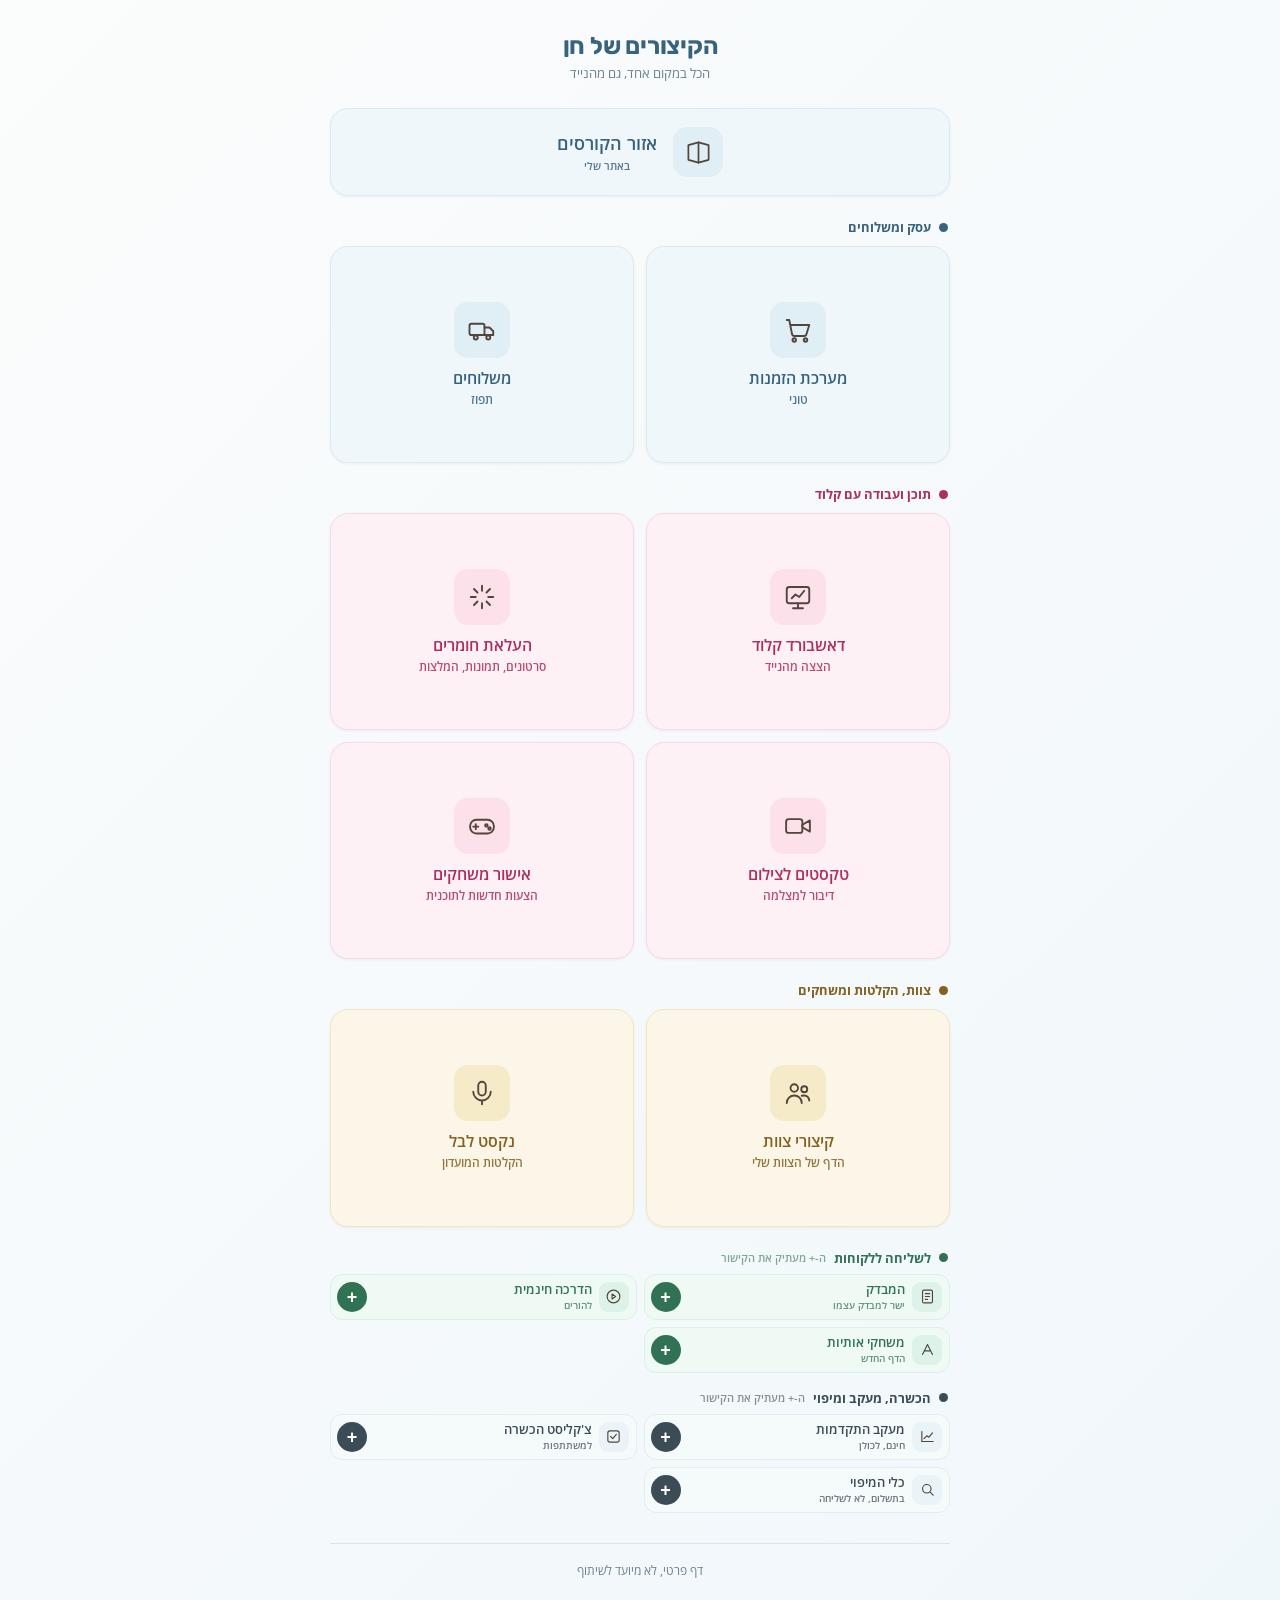
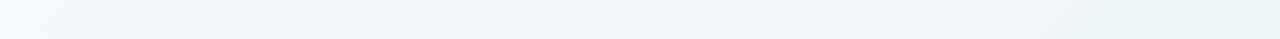
<file: index.html>
<!DOCTYPE html>
<html lang="he" dir="rtl">
<head>
<meta charset="UTF-8">
<meta name="viewport" content="width=device-width, initial-scale=1.0">
<meta name="robots" content="noindex, nofollow">
<title>הקיצורים של חן</title>
<link rel="preconnect" href="https://fonts.googleapis.com">
<link href="https://fonts.googleapis.com/css2?family=Rubik:wght@400;500;700&family=Open+Sans:wght@400;600&display=swap" rel="stylesheet">
<link rel="stylesheet" href="style.css">
<link rel="apple-touch-icon" href="icon.png">
<meta name="apple-mobile-web-app-capable" content="yes">
<meta name="mobile-web-app-capable" content="yes">
<meta name="apple-mobile-web-app-title" content="הקיצורים">
<meta name="theme-color" content="#fbfcfc">
<style>
  .card.wide{grid-column:1/-1;aspect-ratio:auto;flex-direction:row;gap:16px;padding:16px 18px;min-height:88px}
  .card.wide .label{font-size:18px}
  .grid.big{gap:12px}
  .grid.big .card{aspect-ratio:1.4}
  .grid.big .card .label{font-size:15.5px}
  .grid.big .card .chip{font-size:11.5px}
  .grid.big .card .icon{width:56px;height:56px}
  .grid.big .card .icon svg{width:30px;height:30px}
  .grid.big .card:last-child:nth-child(odd){grid-column:1/-1;aspect-ratio:3.1}
  /* רשימה צפופה: שני פריטים בשורה, שורה צרה, ו-+ להעתקת הקישור (חן, 23.11.26). צבע אחד לכל קבוצה */
  .lkgroup{margin-bottom:16px}
  .lkgroup .group-title{margin-bottom:7px}
  .lkgroup .group-title .cnt{font-weight:600;opacity:.6;font-size:11px}
  .lklist{display:grid;grid-template-columns:repeat(2,minmax(0,1fr));gap:7px}
  @media (max-width:330px){.lklist{grid-template-columns:1fr}}
  .lk{display:flex;align-items:center;gap:6px;padding:6px 7px 6px 6px;min-height:46px;min-width:0;background:var(--gt);border:1.5px solid var(--gb);border-radius:12px}
  .lk .main{flex:1;min-width:0;display:flex;align-items:center;gap:7px;text-decoration:none;color:var(--gc)}
  .lk .ic{flex-shrink:0;width:30px;height:30px;border-radius:9px;background:var(--gi);display:flex;align-items:center;justify-content:center}
  .lk .ic svg{width:17px;height:17px;fill:none;stroke:var(--pencil);stroke-width:1.6;stroke-linecap:round;stroke-linejoin:round}
  .lk .tx{min-width:0;font-size:12.5px;font-weight:600;line-height:1.25;overflow-wrap:anywhere}
  .lk .tx small{display:block;font-size:10px;font-weight:600;opacity:.75;margin-top:1px}
  .lk .cp{flex-shrink:0;width:30px;height:30px;border-radius:50%;border:0;background:var(--gc);color:#fff;font-size:18px;font-weight:700;line-height:1;cursor:pointer;transition:transform .12s}
  .lk .cp:hover{transform:scale(1.08)}
  .lk .cp.done{background:#317255}
  .g-rose{--gc:#ae2f5f;--gt:#fef1f5;--gb:#fbd9e4;--gi:#fde1ea}
  .g-mint{--gc:#317255;--gt:#f0faf5;--gb:#dcf0e6;--gi:#ddf3e9}
  .g-gold{--gc:#85601f;--gt:#fbf6e8;--gb:#f3e6bf;--gi:#f6ebc9}
  .g-blue{--gc:#386380;--gt:#f0f7fb;--gb:#dceaf2;--gi:#e0eef5}
  .g-gray{--gc:#3c4c57;--gt:#f5fafa;--gb:#e3eeee;--gi:#eaf3f7}
  .g-rose .group-title{color:#ae2f5f}.g-mint .group-title{color:#317255}.g-gold .group-title{color:#85601f}.g-blue .group-title{color:#386380}.g-gray .group-title{color:#3c4c57}
  .g-rose .dot{background:#ae2f5f}.g-mint .dot{background:#317255}.g-gold .dot{background:#85601f}.g-blue .dot{background:#386380}.g-gray .dot{background:#3c4c57}
</style>
</head>
<body>
<svg width="0" height="0" style="position:absolute"><filter id="pencil-rough" x="-20%" y="-20%" width="140%" height="140%"><feTurbulence type="fractalNoise" baseFrequency="0.045" numOctaves="2" seed="7" result="noise"/><feDisplacementMap in="SourceGraphic" in2="noise" scale="1.6"/></filter></svg>
<div id="wrap">
  <h1 class="page-title">הקיצורים של חן</h1>
  <div class="page-sub">הכל במקום אחד, גם מהנייד</div>
  <div id="main">

  <div class="group">
    <div class="grid">
      <a class="card c-blue wide" href="http://talkwithkids.co.il/account/programs" target="_blank" rel="noopener"><span class="icon"><svg viewBox="0 0 24 24"><path d="M3 5.5 12 3l9 2.5v13L12 21l-9-2.5v-13Z"/><path d="M12 3v18"/></svg></span><span class="label">אזור הקורסים<span class="chip">באתר שלי</span></span></a>
    </div>
  </div>
  <div class="group">
    <div class="group-title" style="color:var(--blue-dark)"><span class="dot" style="background:var(--blue-dark)"></span>עסק ומשלוחים</div>
    <div class="grid big">
      <a class="card c-blue" href="http://talkwithkids.co.il/orders" target="_blank" rel="noopener"><span class="icon"><svg viewBox="0 0 24 24"><circle cx="9" cy="20" r="1.4"/><circle cx="18" cy="20" r="1.4"/><path d="M3 4h2l2.2 11.2a2 2 0 0 0 2 1.6h7.6a2 2 0 0 0 2-1.6L21 8H6"/></svg></span><span class="label">מערכת הזמנות<span class="chip">טוני</span></span></a>
      <a class="card c-blue" href="https://crm.tapuzdelivery.co.il/Baldar/Login.aspx?ReturnUrl=%2fBaldar%2fNewDelivery.aspx" target="_blank" rel="noopener"><span class="icon"><svg viewBox="0 0 24 24"><rect x="2" y="7" width="12" height="9" rx="1.5"/><path d="M14 10h4l3 3v3h-7"/><circle cx="7" cy="18" r="1.6"/><circle cx="17" cy="18" r="1.6"/></svg></span><span class="label">משלוחים<span class="chip">תפוז</span></span></a>
    </div>
  </div>
  <div class="group">
    <div class="group-title" style="color:var(--rose-dark)"><span class="dot" style="background:var(--rose-dark)"></span>תוכן ועבודה עם קלוד</div>
    <div class="grid big">
      <a class="card c-rose" href="dash.html"><span class="icon"><svg viewBox="0 0 24 24"><rect x="3" y="4" width="18" height="13" rx="2"/><path d="M8 21h8M12 17v4"/><path d="M7 13l3-3 3 2 4-5"/></svg></span><span class="label">דאשבורד קלוד<span class="chip">הצצה מהנייד</span></span></a>
      <a class="card c-rose" href="claude.html"><span class="icon"><svg viewBox="0 0 24 24"><path d="M12 3v4M12 17v4M3 12h4M17 12h4M5.6 5.6l2.8 2.8M15.6 15.6l2.8 2.8M18.4 5.6l-2.8 2.8M8.4 15.6l-2.8 2.8"/></svg></span><span class="label">העלאת חומרים<span class="chip">סרטונים, תמונות, המלצות</span></span></a>
      <a class="card c-rose" href="shoot.html"><span class="icon"><svg viewBox="0 0 24 24"><rect x="2.5" y="6.5" width="13" height="11" rx="2"/><path d="m15.5 11 6-3.5v9l-6-3.5Z"/></svg></span><span class="label">טקסטים לצילום<span class="chip">דיבור למצלמה</span></span></a>
      <a class="card c-rose" href="games.html"><span class="icon"><svg viewBox="0 0 24 24"><rect x="2.5" y="7" width="19" height="11" rx="5"/><path d="M7 10.5v4M5 12.5h4"/><circle cx="15.5" cy="11.5" r="1"/><circle cx="18" cy="14" r="1"/></svg></span><span class="label">אישור משחקים<span class="chip">הצעות חדשות לתוכנית</span></span></a>
    </div>
  </div>
  <div class="group">
    <div class="group-title" style="color:var(--gold-dark)"><span class="dot" style="background:var(--gold-dark)"></span>צוות, הקלטות ומשחקים</div>
    <div class="grid big">
      <a class="card c-gold" href="https://hen-kalimian.github.io/team-quicklinks-portal/" target="_blank" rel="noopener"><span class="icon"><svg viewBox="0 0 24 24"><circle cx="9" cy="8" r="3"/><circle cx="17" cy="9" r="2.4"/><path d="M3 20c0-3.3 2.7-6 6-6s6 2.7 6 6M15 14.2c.6-.2 1.3-.2 2-.2 2.2 0 4 1.8 4 4"/></svg></span><span class="label">קיצורי צוות<span class="chip">הדף של הצוות שלי</span></span></a>
      <a class="card c-gold" href="https://nextlevelclub.co.il/recordings" target="_blank" rel="noopener"><span class="icon"><svg viewBox="0 0 24 24"><rect x="9" y="3" width="6" height="11" rx="3"/><path d="M5 11a7 7 0 0 0 14 0M12 18v3"/></svg></span><span class="label">נקסט לבל<span class="chip">הקלטות המועדון</span></span></a>
      <a class="card c-gold" id="studio" href="#" style="display:none" target="_blank" rel="noopener"><span class="icon"><svg viewBox="0 0 24 24"><circle cx="12" cy="12" r="9"/><path d="m9.5 8.5 6 3.5-6 3.5v-7Z"/></svg></span><span class="label">אולפן הקלטות<span class="chip">הקלטת הקול למשחקים</span></span></a>
    </div>
  </div>
  <div class="group lkgroup g-mint">
    <div class="group-title"><span class="dot"></span>לשליחה ללקוחות <span class="cnt">ה-+ מעתיק את הקישור</span></div>
    <div class="lklist">
      <div class="lk"><a class="main" href="https://www.talkwithkids.co.il/free-test" target="_blank" rel="noopener"><span class="ic"><svg viewBox="0 0 24 24"><rect x="5" y="3" width="14" height="18" rx="2"/><path d="M9 8h6M9 12h6M9 16h3"/></svg></span><span class="tx">המבדק<small>ישר למבדק עצמו</small></span></a><button class="cp" type="button" aria-label="העתקת קישור">+</button></div>
      <div class="lk"><a class="main" href="https://www.talkwithkids.co.il/free-tutorial" target="_blank" rel="noopener"><span class="ic"><svg viewBox="0 0 24 24"><circle cx="12" cy="12" r="9"/><path d="m10 8.5 5 3.5-5 3.5v-7Z"/></svg></span><span class="tx">הדרכה חינמית<small>להורים</small></span></a><button class="cp" type="button" aria-label="העתקת קישור">+</button></div>
      <div class="lk"><a class="main" href="https://www.talkwithkids.co.il/letters1" target="_blank" rel="noopener"><span class="ic"><svg viewBox="0 0 24 24"><path d="M5 19 12 5l7 14M8 14h8"/></svg></span><span class="tx">משחקי אותיות<small>הדף החדש</small></span></a><button class="cp" type="button" aria-label="העתקת קישור">+</button></div>
    </div>
  </div>

  <div class="group lkgroup g-gray">
    <div class="group-title"><span class="dot"></span>הכשרה, מעקב ומיפוי <span class="cnt">ה-+ מעתיק את הקישור</span></div>
    <div class="lklist">
      <div class="lk"><a class="main" href="https://hen-kalimian.github.io/writing-games/progress/" target="_blank" rel="noopener"><span class="ic"><svg viewBox="0 0 24 24"><path d="M4 19V5"/><path d="M4 19h16"/><path d="M7 15l4-4 3 2 5-6"/></svg></span><span class="tx">מעקב התקדמות<small>חינם, לכולן</small></span></a><button class="cp" type="button" aria-label="העתקת קישור">+</button></div>
      <div class="lk"><a class="main" href="https://hen-kalimian.github.io/writing-games/checklist/" target="_blank" rel="noopener"><span class="ic"><svg viewBox="0 0 24 24"><rect x="4" y="4" width="16" height="16" rx="3"/><path d="m8 12 3 3 5-6"/></svg></span><span class="tx">צ'קליסט הכשרה<small>למשתתפות</small></span></a><button class="cp" type="button" aria-label="העתקת קישור">+</button></div>
      <div class="lk"><a class="main" href="https://hen-kalimian.github.io/writing-games/mapping/" target="_blank" rel="noopener"><span class="ic"><svg viewBox="0 0 24 24"><circle cx="11" cy="11" r="6"/><path d="m16 16 4 4"/></svg></span><span class="tx">כלי המיפוי<small>בתשלום, לא לשליחה</small></span></a><button class="cp" type="button" aria-label="העתקת קישור">+</button></div>
    </div>
  </div>

  </div>
  <div class="footer-note">דף פרטי, לא מיועד לשיתוף</div>
</div>
<script>
document.querySelectorAll('.lk .cp').forEach(function (b) {
  b.addEventListener('click', async function () {
    var a = b.parentNode.querySelector('a.main'), u = a.href;
    try { await navigator.clipboard.writeText(u); }
    catch (e) { var t = document.createElement('textarea'); t.value = u; document.body.appendChild(t); t.select(); try { document.execCommand('copy'); } catch (er) {} document.body.removeChild(t); }
    b.textContent = '✓'; b.classList.add('done');
    setTimeout(function () { b.textContent = '+'; b.classList.remove('done'); }, 1400);
  });
});
</script>
<script type="module">
import { getSecret, loadEnc } from './common.js';
const k = getSecret();
if (k) loadEnc(k, 'data.enc').then(d => { try { localStorage.setItem('wg-owner', '1'); } catch (e) {} if (d.links && d.links.studio) { const a = document.getElementById('studio'); a.href = d.links.studio; a.style.display = ''; } }).catch(() => {});
</script>
</body>
</html>
</file>
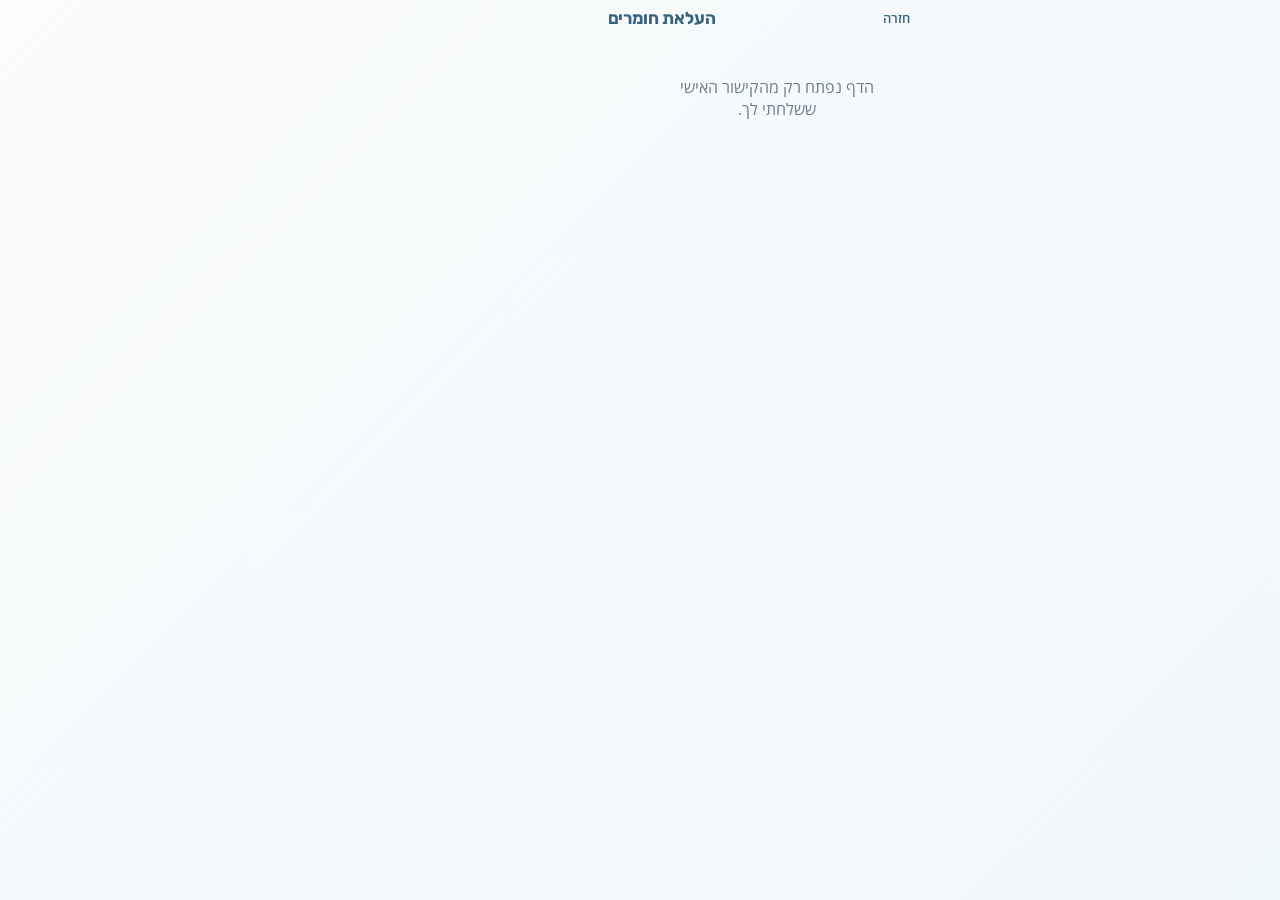
<file: claude.html>
<!DOCTYPE html>
<html lang="he" dir="rtl">
<head>
<meta charset="UTF-8">
<meta name="viewport" content="width=device-width, initial-scale=1.0, viewport-fit=cover">
<meta name="robots" content="noindex, nofollow">
<title>העלאת חומרים</title>
<link rel="preconnect" href="https://fonts.googleapis.com">
<link href="https://fonts.googleapis.com/css2?family=Rubik:wght@400;500;700&family=Open+Sans:wght@400;600&display=swap" rel="stylesheet">
<link rel="stylesheet" href="style.css">
<link rel="apple-touch-icon" href="icon.png">
<meta name="apple-mobile-web-app-capable" content="yes">
<meta name="mobile-web-app-capable" content="yes">
<meta name="apple-mobile-web-app-title" content="הקיצורים">
<meta name="theme-color" content="#fbfcfc">
<style>
  html,body{height:100%;overflow:hidden}
  body{padding:0;display:flex;flex-direction:column}
  #wrap{max-width:560px;width:100%;height:100dvh;margin:0 auto;padding:max(8px,env(safe-area-inset-top)) 10px max(10px,env(safe-area-inset-bottom));display:flex;flex-direction:column;gap:8px}
  .top{display:flex;align-items:center;justify-content:space-between;flex:0 0 auto}
  .top .back{margin:0}
  .top h1{margin:0;font-size:17px;color:var(--blue-dark)}
  .top .sp{width:70px}
  #main{flex:1 1 auto;min-height:0;display:grid;grid-template-columns:1fr 1fr;grid-template-rows:repeat(3,1fr) auto;gap:8px}
  .tile{display:flex;flex-direction:column;gap:5px;min-height:0;min-width:0;padding:8px;border-radius:14px;border:1.5px solid transparent;box-shadow:0 1px 3px rgba(30,42,49,.06)}
  .tile h3{margin:0;font-family:'Rubik',sans-serif;font-size:13.5px;line-height:1.25;text-align:center}
  .tile textarea{flex:1 1 auto;min-height:0;width:100%;border:1.5px solid var(--border);border-radius:10px;padding:7px;font:inherit;font-size:13px;resize:none;background:#fff;color:var(--text)}
  .tile button{flex:0 0 auto;padding:7px 6px;border-radius:10px;border:0;color:#fff;font:600 13px 'Open Sans','Rubik',sans-serif;cursor:pointer}
  .tile button[disabled]{opacity:.5}
  .st{flex:0 0 auto;min-height:15px;font-size:12px;text-align:center;font-weight:600;margin:0}
  .st.ok{color:var(--mint-dark)} .st.err{color:var(--rose-dark)} .st.wait{color:var(--blue-dark)} .st.dup{color:var(--gold-dark)}
  .t-rose{background:var(--rose-tint);border-color:#fbd9e4} .t-rose h3{color:var(--rose-dark)} .t-rose button{background:var(--rose-dark)}
  .t-blue{background:var(--blue-tint);border-color:#dceaf2} .t-blue h3{color:var(--blue-dark)} .t-blue button{background:var(--blue-dark)}
  .t-mint{background:var(--mint-tint);border-color:#dcf0e6} .t-mint h3{color:var(--mint-dark)} .t-mint button{background:var(--mint-dark)}
  .t-gold{background:var(--gold-tint);border-color:#f3e6bf} .t-gold h3{color:var(--gold-dark)} .t-gold button{background:var(--gold-dark)}
  .t-gray{background:var(--gray-tint);border-color:#e3eeee} .t-gray h3{color:var(--gray-dark)} .t-gray button{background:var(--gray-dark)}
  .wide{grid-column:1/-1;flex-direction:column}
  .wide .rowin{display:flex;gap:6px;align-items:stretch}
  .wide textarea{height:44px;flex:1 1 auto}
  .wide .f{font-size:12px;max-width:42%;align-self:center}
  .wide button{flex:0 0 auto;padding:7px 14px}
</style>
</head>
<body>
<div id="wrap">
  <div class="top"><a class="back" href="index.html">חזרה</a><h1>העלאת חומרים</h1><span class="sp"></span></div>
  <div id="main"></div>
</div>
<script type="module">
import { $, getSecret, needKey, send, fileToB64 } from './common.js';
const k = getSecret(); const main = $('main');
if (!k) { needKey(main); throw 0; }
const BOXES = [
  { box: 'ad-raw', t: 'ממומן לפני עריכה', c: 'mint' },
  { box: 'ad-done', t: 'ממומן אחרי עריכה', c: 'mint' },
  { box: 'vid-solo', t: 'אורגני לפני עריכה', c: 'blue' },
  { box: 'organic-done', t: 'אורגני אחרי עריכה', c: 'blue' },
  { box: 'vid-shoot', t: 'אורגני לצילום מפוסטי ליבה', c: 'gold' },
  { box: 'rec', t: 'המלצות', c: 'rose' },
  { box: 'other', t: 'קבצים נוספים', c: 'gray', file: true, wide: true },
];
const sentKey = 'henlinks-sent';
const sent = () => { try { return new Set(JSON.parse(localStorage.getItem(sentKey) || '[]')); } catch (e) { return new Set(); } };
const remember = ids => { try { const s = sent(); ids.forEach(i => s.add(i)); localStorage.setItem(sentKey, JSON.stringify([...s].slice(-800))); } catch (e) {} };
const norm = u => u.trim().replace(/[?#].*$/, '').replace(/\/+$/, '').toLowerCase();
function idsOf(box, text, file) {
  const urls = (text.match(/https?:\/\/[^\s]+/g) || []).map(norm);
  const ids = urls.map(u => box + '|' + u);
  if (!ids.length && text) ids.push(box + '|t|' + text.replace(/\s+/g, ' ').trim().toLowerCase());
  if (file) ids.push(box + '|f|' + file.name + '|' + file.size);
  return ids;
}
main.innerHTML = BOXES.map(b => `<div class="tile t-${b.c}${b.wide ? ' wide' : ''}" data-box="${b.box}"><h3>${b.t}</h3>` +
  (b.wide ? `<div class="rowin"><textarea placeholder="קישור או הערה"></textarea>${b.file ? '<input type="file" class="f">' : ''}</div>` : `<textarea placeholder="הדביקי קישור"></textarea>`) +
  `<button>שליחה</button><p class="st"></p></div>`).join('');
const say = (st, msg, cls) => { st.textContent = msg; st.className = 'st ' + (cls || ''); };
main.querySelectorAll('.tile').forEach(el => {
  const btn = el.querySelector('button'), ta = el.querySelector('textarea'), st = el.querySelector('.st'), f = el.querySelector('.f');
  btn.onclick = async () => {
    const text = ta.value.trim(), file = f && f.files[0];
    if (!text && !file) { say(st, 'הדביקי קישור קודם', 'err'); return; }
    if (file && file.size > 350 * 1024) { say(st, 'קובץ גדול מדי, שלחי קישור', 'err'); return; }
    const ids = idsOf(el.dataset.box, text, file), seen = sent();
    if (ids.length && ids.every(i => seen.has(i))) { say(st, 'קובץ זה כבר הועלה ונקלט', 'dup'); return; }
    btn.disabled = true; say(st, 'מעלה', 'wait');
    try {
      const row = { box: el.dataset.box, text };
      if (file) { row.fileName = file.name; row.fileMime = file.type; row.file = await fileToB64(file); }
      await send(k, row);
      remember(ids); ta.value = ''; if (f) f.value = ''; say(st, 'נקלט', 'ok');
    } catch (e) { say(st, 'נכשל, נסי שוב', 'err'); }
    btn.disabled = false;
  };
});
</script>
</body>
</html>
</file>
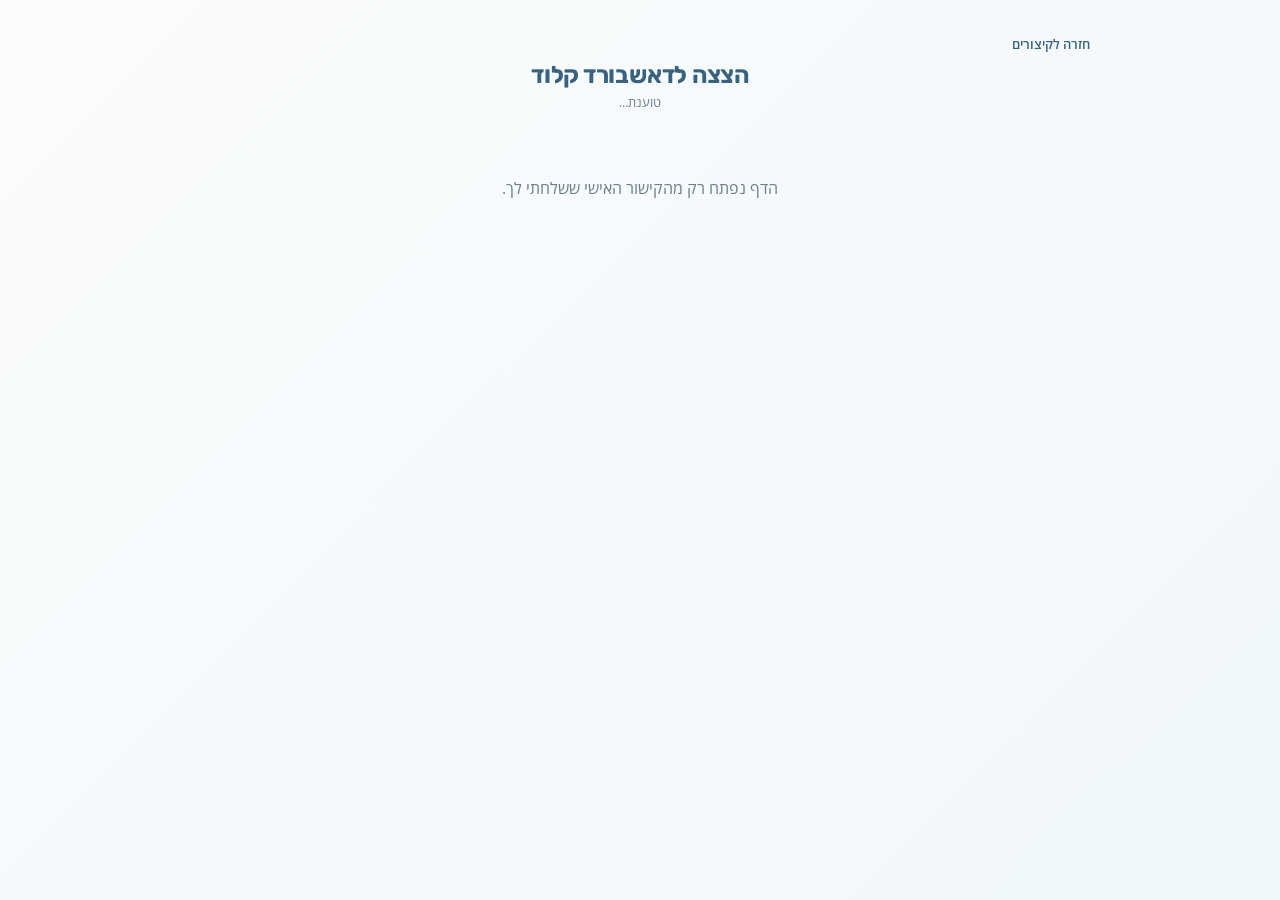
<file: dash.html>
<!DOCTYPE html>
<html lang="he" dir="rtl">
<head>
<meta charset="UTF-8">
<meta name="viewport" content="width=device-width, initial-scale=1.0">
<meta name="robots" content="noindex, nofollow">
<title>הצצה לדאשבורד קלוד</title>
<link rel="preconnect" href="https://fonts.googleapis.com">
<link href="https://fonts.googleapis.com/css2?family=Rubik:wght@400;500;700&family=Open+Sans:wght@400;600&display=swap" rel="stylesheet">
<link rel="stylesheet" href="style.css">
<link rel="apple-touch-icon" href="icon.png">
<meta name="apple-mobile-web-app-capable" content="yes">
<meta name="mobile-web-app-capable" content="yes">
<meta name="apple-mobile-web-app-title" content="הקיצורים">
<meta name="theme-color" content="#fbfcfc">
</head>
<body>
<div id="wrap" style="max-width:900px">
  <a class="back" href="index.html">חזרה לקיצורים</a>
  <h1 class="page-title">הצצה לדאשבורד קלוד</h1>
  <div class="page-sub" id="sub">טוענת...</div>
  <div id="main"></div>
</div>
<script type="module">
import { $, getSecret, needKey, loadEnc } from './common.js';
const k = getSecret(); const main = $('main');
if (!k) { needKey(main); throw 0; }
try {
  const d = await loadEnc(k, 'dash.enc');
  $('sub').textContent = 'תצוגה בלבד, כפתורים שמובילים למחשב לא פעילים. עודכן ' + new Date(d.ts).toLocaleString('he-IL', { dateStyle: 'short', timeStyle: 'short' });
  const f = document.createElement('iframe'); f.className = 'frame'; f.style.height = '80vh';
  f.setAttribute('sandbox', 'allow-popups allow-popups-to-escape-sandbox'); f.srcdoc = d.html; main.appendChild(f);
} catch (e) { $('sub').textContent = ''; main.innerHTML = '<div class="lock">אין עדיין תמונת מצב של הדאשבורד. נסי שוב בעוד כמה דקות.</div>'; }
</script>
</body>
</html>
</file>
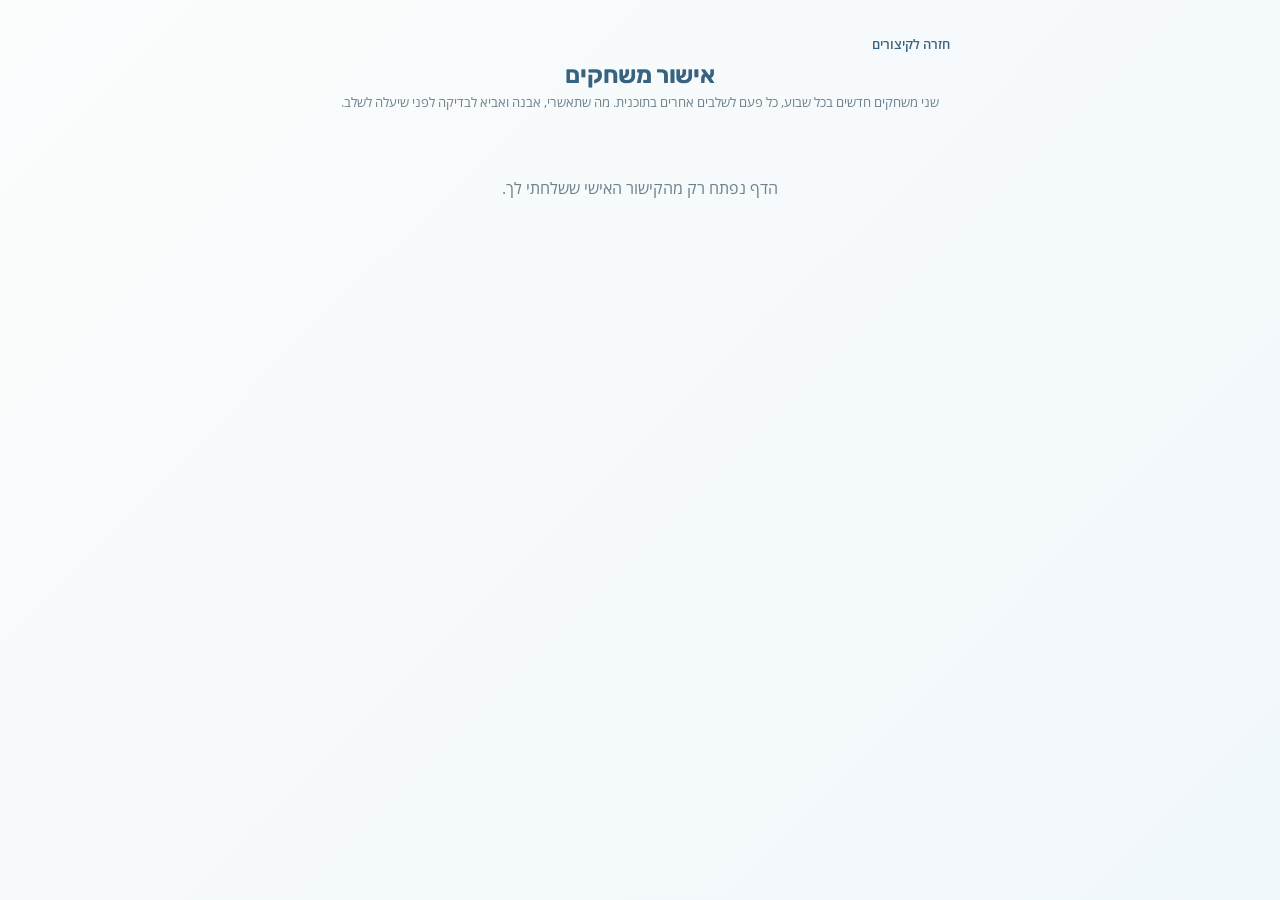
<file: games.html>
<!DOCTYPE html>
<html lang="he" dir="rtl">
<head>
<meta charset="UTF-8">
<meta name="viewport" content="width=device-width, initial-scale=1.0">
<meta name="robots" content="noindex, nofollow">
<title>אישור משחקים</title>
<link rel="preconnect" href="https://fonts.googleapis.com">
<link href="https://fonts.googleapis.com/css2?family=Rubik:wght@400;500;700&family=Open+Sans:wght@400;600&display=swap" rel="stylesheet">
<link rel="stylesheet" href="style.css">
<link rel="apple-touch-icon" href="icon.png">
<meta name="apple-mobile-web-app-capable" content="yes">
<meta name="mobile-web-app-capable" content="yes">
<meta name="apple-mobile-web-app-title" content="הקיצורים">
<meta name="theme-color" content="#fbfcfc">
<style>
  .gp{border-width:2px}
  .gp .tags{display:flex;flex-wrap:wrap;gap:6px;margin:4px 0 10px}
  .gp .tag{font-size:11.5px;font-weight:600;padding:3px 9px;border-radius:99px;background:var(--rose-tint);color:var(--rose-dark);border:1px solid #fbd9e4}
  .gp .tag.m{background:var(--mint-tint);color:var(--mint-dark);border-color:#dcf0e6}
  .gp .tag.b{background:var(--blue-tint);color:var(--blue-dark);border-color:#dceaf2}
  .gp h4{margin:10px 0 2px;font-family:'Rubik',sans-serif;font-size:13px;color:var(--gray-dark)}
  .gp p{margin:0;font-size:14px;line-height:1.6}
  .gp textarea{min-height:52px;margin-top:10px}
  .decided-title{font-family:'Rubik',sans-serif;font-weight:700;font-size:13px;color:var(--gray-dark);margin:22px 0 8px}
  .decided{display:flex;gap:8px;align-items:center;font-size:13px;padding:7px 10px;border-radius:10px;background:#fff;border:1px solid var(--border);margin-bottom:6px}
  .decided .ok{color:var(--mint-dark);font-weight:700}.decided .no{color:var(--rose-dark);font-weight:700}
  .btn.out{background:#fff;color:var(--rose-dark);border:1.5px solid #f3b9cd}
</style>
</head>
<body>
<div id="wrap">
  <a class="back" href="index.html">חזרה לקיצורים</a>
  <h1 class="page-title">אישור משחקים</h1>
  <div class="page-sub">שני משחקים חדשים בכל שבוע, כל פעם לשלבים אחרים בתוכנית. מה שתאשרי, אבנה ואביא לבדיקה לפני שיעלה לשלב.</div>
  <div id="main"><div class="lock">טוענת...</div></div>
</div>
<script type="module">
import { $, getSecret, needKey, send, loadEnc, setSt } from './common.js';
const k = getSecret(); const main = $('main');
if (!k) { needKey(main); throw 0; }
let d; try { d = await loadEnc(k, 'data.enc'); } catch (e) { main.innerHTML = '<div class="lock">אין עדיין נתונים. נסי שוב בעוד כמה דקות.</div>'; throw 0; }
const esc = s => String(s || '').replace(/[&<>"]/g, c => ({ '&': '&amp;', '<': '&lt;', '>': '&gt;', '"': '&quot;' }[c]));
const ls = { get() { try { return JSON.parse(localStorage.getItem('henlinks-games') || '{}') } catch (e) { return {} } }, set(id, v) { try { const o = this.get(); o[id] = v; localStorage.setItem('henlinks-games', JSON.stringify(o)) } catch (e) {} } };
const all = d.games || [];
const mine = ls.get();
const statusOf = g => g.status !== 'pending' ? g.status : (mine[g.id] || 'pending');
function draw() {
  const pending = all.filter(g => statusOf(g) === 'pending'), decided = all.filter(g => statusOf(g) !== 'pending');
  let html = '';
  if (!pending.length) html += '<div class="lock">אין כרגע הצעות שמחכות להחלטה. הצעות חדשות מגיעות כל שבוע, שתיים בכל פעם.</div>';
  html += pending.map(g => `<div class="box gp" data-id="${esc(g.id)}"><h3>${esc(g.title)}</h3>
    <div class="tags"><span class="tag">${esc(g.program)}</span><span class="tag m">שלב: ${esc(g.stage)}</span><span class="tag b">גילאי ${esc(g.age)}</span></div>
    <h4>איך משחקים</h4><p>${esc(g.how)}</p><h4>למה בשלב הזה</h4><p>${esc(g.why)}</p><h4>הקול והתחושה</h4><p>${esc(g.voice)}</p>
    <textarea placeholder="הערה או שינוי שאת רוצה (לא חובה)"></textarea>
    <div class="row"><button class="btn mint" data-a="yes">מאשרת, תבני אותו</button><button class="btn out" data-a="no">לא מתאים</button></div><div class="st"></div></div>`).join('');
  if (decided.length) html += '<div class="decided-title">מה שהוחלט</div>' + decided.map(g => {
    const s = statusOf(g), ok = s === 'approved';
    return `<div class="decided"><span class="${ok ? 'ok' : 'no'}">${ok ? '&#10003; אושר' : '&#10007; לא אושר'}</span><span>${esc(g.title)} (${esc(g.stage)})${g.note ? ' - ' + esc(g.note) : ''}</span></div>`;
  }).join('');
  main.innerHTML = html;
  main.querySelectorAll('.gp').forEach(el => {
    const g = all.find(x => x.id === el.dataset.id), st = el.querySelector('.st'), note = () => el.querySelector('textarea').value.trim();
    const act = (box, label) => async e => {
      el.querySelectorAll('button').forEach(b => b.disabled = true); setSt(st, 'שולחת...');
      try { await send(k, { box, ref: g.id, text: g.title + (note() ? ' | ' + note() : '') }); ls.set(g.id, box === 'game-approve' ? 'approved' : 'rejected'); g.note = note(); draw(); }
      catch (er) { el.querySelectorAll('button').forEach(b => b.disabled = false); setSt(st, 'השליחה נכשלה, נסי שוב', 'err'); }
    };
    el.querySelector('[data-a=yes]').onclick = act('game-approve');
    el.querySelector('[data-a=no]').onclick = act('game-reject');
  });
}
draw();
</script>
</body>
</html>
</file>
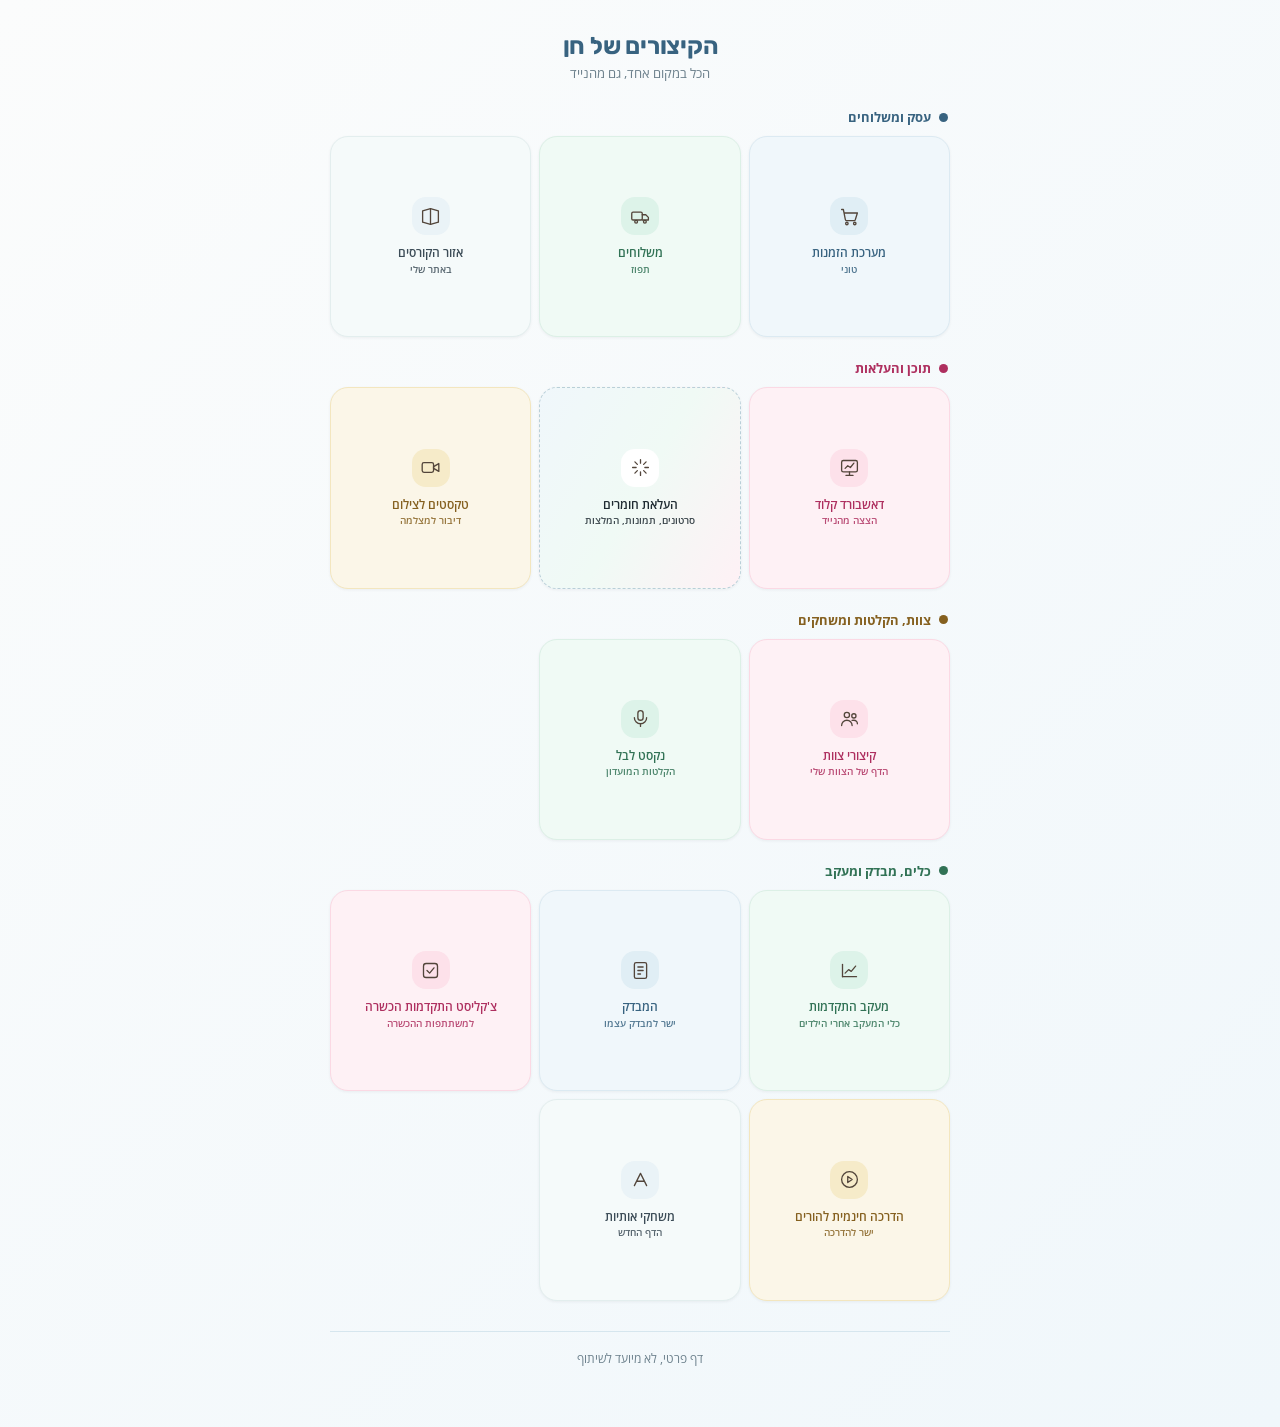
<file: index.backup-22-11-before-split-tools.html>
<!DOCTYPE html>
<html lang="he" dir="rtl">
<head>
<meta charset="UTF-8">
<meta name="viewport" content="width=device-width, initial-scale=1.0">
<meta name="robots" content="noindex, nofollow">
<title>הקיצורים של חן</title>
<link rel="preconnect" href="https://fonts.googleapis.com">
<link href="https://fonts.googleapis.com/css2?family=Rubik:wght@400;500;700&family=Open+Sans:wght@400;600&display=swap" rel="stylesheet">
<link rel="stylesheet" href="style.css">
<link rel="apple-touch-icon" href="icon.png">
<meta name="apple-mobile-web-app-capable" content="yes">
<meta name="mobile-web-app-capable" content="yes">
<meta name="apple-mobile-web-app-title" content="הקיצורים">
<meta name="theme-color" content="#fbfcfc">
</head>
<body>
<svg width="0" height="0" style="position:absolute"><filter id="pencil-rough" x="-20%" y="-20%" width="140%" height="140%"><feTurbulence type="fractalNoise" baseFrequency="0.045" numOctaves="2" seed="7" result="noise"/><feDisplacementMap in="SourceGraphic" in2="noise" scale="1.6"/></filter></svg>
<div id="wrap">
  <h1 class="page-title">הקיצורים של חן</h1>
  <div class="page-sub">הכל במקום אחד, גם מהנייד</div>
  <div id="main">
  <div class="group">
    <div class="group-title" style="color:var(--blue-dark)"><span class="dot" style="background:var(--blue-dark)"></span>עסק ומשלוחים</div>
    <div class="grid grid-3">
      <a class="card c-blue" href="http://talkwithkids.co.il/orders" target="_blank" rel="noopener"><span class="icon"><svg viewBox="0 0 24 24"><circle cx="9" cy="20" r="1.4"/><circle cx="18" cy="20" r="1.4"/><path d="M3 4h2l2.2 11.2a2 2 0 0 0 2 1.6h7.6a2 2 0 0 0 2-1.6L21 8H6"/></svg></span><span class="label">מערכת הזמנות<span class="chip">טוני</span></span></a>
      <a class="card c-mint" href="https://crm.tapuzdelivery.co.il/Baldar/Login.aspx?ReturnUrl=%2fBaldar%2fNewDelivery.aspx" target="_blank" rel="noopener"><span class="icon"><svg viewBox="0 0 24 24"><rect x="2" y="7" width="12" height="9" rx="1.5"/><path d="M14 10h4l3 3v3h-7"/><circle cx="7" cy="18" r="1.6"/><circle cx="17" cy="18" r="1.6"/></svg></span><span class="label">משלוחים<span class="chip">תפוז</span></span></a>
      <a class="card c-gray" href="http://talkwithkids.co.il/account/programs" target="_blank" rel="noopener"><span class="icon"><svg viewBox="0 0 24 24"><path d="M3 5.5 12 3l9 2.5v13L12 21l-9-2.5v-13Z"/><path d="M12 3v18"/></svg></span><span class="label">אזור הקורסים<span class="chip">באתר שלי</span></span></a>
    </div>
  </div>
  <div class="group">
    <div class="group-title" style="color:var(--rose-dark)"><span class="dot" style="background:var(--rose-dark)"></span>תוכן והעלאות</div>
    <div class="grid grid-3">
      <a class="card c-rose" href="dash.html"><span class="icon"><svg viewBox="0 0 24 24"><rect x="3" y="4" width="18" height="13" rx="2"/><path d="M8 21h8M12 17v4"/><path d="M7 13l3-3 3 2 4-5"/></svg></span><span class="label">דאשבורד קלוד<span class="chip">הצצה מהנייד</span></span></a>
      <a class="card shortcuts-card" href="claude.html"><span class="icon"><svg viewBox="0 0 24 24"><path d="M12 3v4M12 17v4M3 12h4M17 12h4M5.6 5.6l2.8 2.8M15.6 15.6l2.8 2.8M18.4 5.6l-2.8 2.8M8.4 15.6l-2.8 2.8"/></svg></span><span class="label">העלאת חומרים<span class="chip">סרטונים, תמונות, המלצות</span></span></a>
      <a class="card c-gold" href="shoot.html"><span class="icon"><svg viewBox="0 0 24 24"><rect x="2.5" y="6.5" width="13" height="11" rx="2"/><path d="m15.5 11 6-3.5v9l-6-3.5Z"/></svg></span><span class="label">טקסטים לצילום<span class="chip">דיבור למצלמה</span></span></a>
    </div>
  </div>
  <div class="group">
    <div class="group-title" style="color:var(--gold-dark)"><span class="dot" style="background:var(--gold-dark)"></span>צוות, הקלטות ומשחקים</div>
    <div class="grid grid-3">
      <a class="card c-rose" href="https://hen-kalimian.github.io/team-quicklinks-portal/" target="_blank" rel="noopener"><span class="icon"><svg viewBox="0 0 24 24"><circle cx="9" cy="8" r="3"/><circle cx="17" cy="9" r="2.4"/><path d="M3 20c0-3.3 2.7-6 6-6s6 2.7 6 6M15 14.2c.6-.2 1.3-.2 2-.2 2.2 0 4 1.8 4 4"/></svg></span><span class="label">קיצורי צוות<span class="chip">הדף של הצוות שלי</span></span></a>
      <a class="card c-mint" href="https://nextlevelclub.co.il/recordings" target="_blank" rel="noopener"><span class="icon"><svg viewBox="0 0 24 24"><rect x="9" y="3" width="6" height="11" rx="3"/><path d="M5 11a7 7 0 0 0 14 0M12 18v3"/></svg></span><span class="label">נקסט לבל<span class="chip">הקלטות המועדון</span></span></a>
      <a class="card c-blue" id="studio" href="#" style="display:none" target="_blank" rel="noopener"><span class="icon"><svg viewBox="0 0 24 24"><circle cx="12" cy="12" r="9"/><path d="m9.5 8.5 6 3.5-6 3.5v-7Z"/></svg></span><span class="label">אולפן<span class="chip">אישור המשחקים</span></span></a>
    </div>
  </div>
  <div class="group">
    <div class="group-title" style="color:var(--mint-dark)"><span class="dot" style="background:var(--mint-dark)"></span>כלים, מבדק ומעקב</div>
    <div class="grid grid-3">
      <a class="card c-mint" href="https://hen-kalimian.github.io/writing-games/mapping/#progress" target="_blank" rel="noopener"><span class="icon"><svg viewBox="0 0 24 24"><path d="M4 19V5"/><path d="M4 19h16"/><path d="M7 15l4-4 3 2 5-6"/></svg></span><span class="label">מעקב התקדמות<span class="chip">כלי המעקב אחרי הילדים</span></span></a>
      <a class="card c-blue" href="https://www.talkwithkids.co.il/free-test" target="_blank" rel="noopener"><span class="icon"><svg viewBox="0 0 24 24"><rect x="5" y="3" width="14" height="18" rx="2"/><path d="M9 8h6M9 12h6M9 16h3"/></svg></span><span class="label">המבדק<span class="chip">ישר למבדק עצמו</span></span></a>
      <a class="card c-rose" href="https://hen-kalimian.github.io/writing-games/checklist/" target="_blank" rel="noopener"><span class="icon"><svg viewBox="0 0 24 24"><rect x="4" y="4" width="16" height="16" rx="3"/><path d="m8 12 3 3 5-6"/></svg></span><span class="label">צ'קליסט התקדמות הכשרה<span class="chip">למשתתפות ההכשרה</span></span></a>
      <a class="card c-gold" href="https://www.talkwithkids.co.il/free-tutorial" target="_blank" rel="noopener"><span class="icon"><svg viewBox="0 0 24 24"><circle cx="12" cy="12" r="9"/><path d="m10 8.5 5 3.5-5 3.5v-7Z"/></svg></span><span class="label">הדרכה חינמית להורים<span class="chip">ישר להדרכה</span></span></a>
      <a class="card c-gray" href="https://www.talkwithkids.co.il/letters1" target="_blank" rel="noopener"><span class="icon"><svg viewBox="0 0 24 24"><path d="M5 19 12 5l7 14M8 14h8"/></svg></span><span class="label">משחקי אותיות<span class="chip">הדף החדש</span></span></a>
    </div>
  </div>
  </div>
  <div class="footer-note">דף פרטי, לא מיועד לשיתוף</div>
</div>
<script type="module">
import { getSecret, loadEnc } from './common.js';
const k = getSecret();
if (k) loadEnc(k, 'data.enc').then(d => { if (d.links && d.links.studio) { const a = document.getElementById('studio'); a.href = d.links.studio; a.style.display = ''; } }).catch(() => {});
</script>
</body>
</html>
</file>
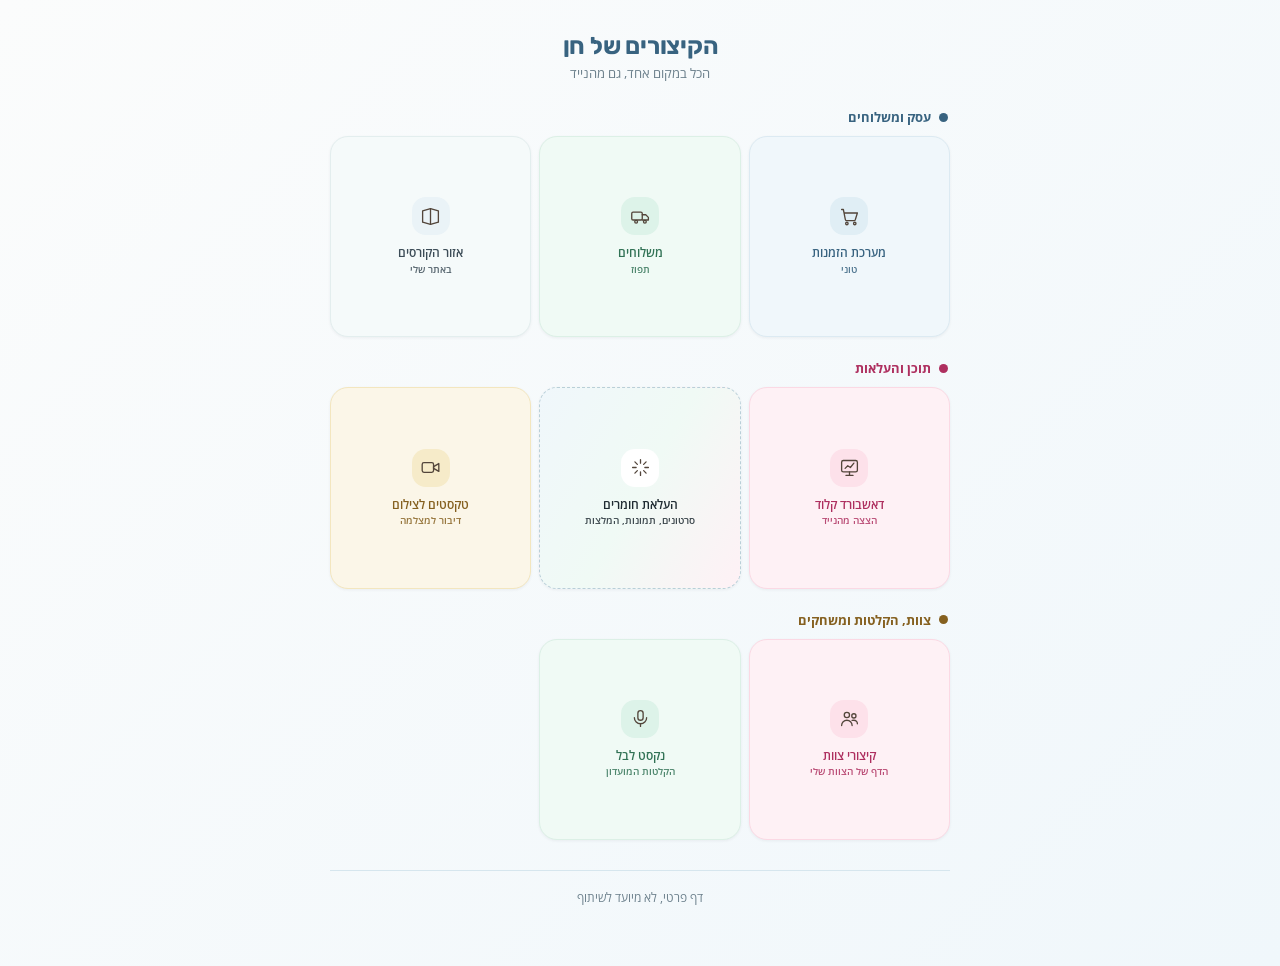
<file: index.backup-22-11-before-tools.html>
<!DOCTYPE html>
<html lang="he" dir="rtl">
<head>
<meta charset="UTF-8">
<meta name="viewport" content="width=device-width, initial-scale=1.0">
<meta name="robots" content="noindex, nofollow">
<title>הקיצורים של חן</title>
<link rel="preconnect" href="https://fonts.googleapis.com">
<link href="https://fonts.googleapis.com/css2?family=Rubik:wght@400;500;700&family=Open+Sans:wght@400;600&display=swap" rel="stylesheet">
<link rel="stylesheet" href="style.css">
<link rel="apple-touch-icon" href="icon.png">
<meta name="apple-mobile-web-app-capable" content="yes">
<meta name="mobile-web-app-capable" content="yes">
<meta name="apple-mobile-web-app-title" content="הקיצורים">
<meta name="theme-color" content="#fbfcfc">
</head>
<body>
<svg width="0" height="0" style="position:absolute"><filter id="pencil-rough" x="-20%" y="-20%" width="140%" height="140%"><feTurbulence type="fractalNoise" baseFrequency="0.045" numOctaves="2" seed="7" result="noise"/><feDisplacementMap in="SourceGraphic" in2="noise" scale="1.6"/></filter></svg>
<div id="wrap">
  <h1 class="page-title">הקיצורים של חן</h1>
  <div class="page-sub">הכל במקום אחד, גם מהנייד</div>
  <div id="main">
  <div class="group">
    <div class="group-title" style="color:var(--blue-dark)"><span class="dot" style="background:var(--blue-dark)"></span>עסק ומשלוחים</div>
    <div class="grid grid-3">
      <a class="card c-blue" href="http://talkwithkids.co.il/orders" target="_blank" rel="noopener"><span class="icon"><svg viewBox="0 0 24 24"><circle cx="9" cy="20" r="1.4"/><circle cx="18" cy="20" r="1.4"/><path d="M3 4h2l2.2 11.2a2 2 0 0 0 2 1.6h7.6a2 2 0 0 0 2-1.6L21 8H6"/></svg></span><span class="label">מערכת הזמנות<span class="chip">טוני</span></span></a>
      <a class="card c-mint" href="https://crm.tapuzdelivery.co.il/Baldar/Login.aspx?ReturnUrl=%2fBaldar%2fNewDelivery.aspx" target="_blank" rel="noopener"><span class="icon"><svg viewBox="0 0 24 24"><rect x="2" y="7" width="12" height="9" rx="1.5"/><path d="M14 10h4l3 3v3h-7"/><circle cx="7" cy="18" r="1.6"/><circle cx="17" cy="18" r="1.6"/></svg></span><span class="label">משלוחים<span class="chip">תפוז</span></span></a>
      <a class="card c-gray" href="http://talkwithkids.co.il/account/programs" target="_blank" rel="noopener"><span class="icon"><svg viewBox="0 0 24 24"><path d="M3 5.5 12 3l9 2.5v13L12 21l-9-2.5v-13Z"/><path d="M12 3v18"/></svg></span><span class="label">אזור הקורסים<span class="chip">באתר שלי</span></span></a>
    </div>
  </div>
  <div class="group">
    <div class="group-title" style="color:var(--rose-dark)"><span class="dot" style="background:var(--rose-dark)"></span>תוכן והעלאות</div>
    <div class="grid grid-3">
      <a class="card c-rose" href="dash.html"><span class="icon"><svg viewBox="0 0 24 24"><rect x="3" y="4" width="18" height="13" rx="2"/><path d="M8 21h8M12 17v4"/><path d="M7 13l3-3 3 2 4-5"/></svg></span><span class="label">דאשבורד קלוד<span class="chip">הצצה מהנייד</span></span></a>
      <a class="card shortcuts-card" href="claude.html"><span class="icon"><svg viewBox="0 0 24 24"><path d="M12 3v4M12 17v4M3 12h4M17 12h4M5.6 5.6l2.8 2.8M15.6 15.6l2.8 2.8M18.4 5.6l-2.8 2.8M8.4 15.6l-2.8 2.8"/></svg></span><span class="label">העלאת חומרים<span class="chip">סרטונים, תמונות, המלצות</span></span></a>
      <a class="card c-gold" href="shoot.html"><span class="icon"><svg viewBox="0 0 24 24"><rect x="2.5" y="6.5" width="13" height="11" rx="2"/><path d="m15.5 11 6-3.5v9l-6-3.5Z"/></svg></span><span class="label">טקסטים לצילום<span class="chip">דיבור למצלמה</span></span></a>
    </div>
  </div>
  <div class="group">
    <div class="group-title" style="color:var(--gold-dark)"><span class="dot" style="background:var(--gold-dark)"></span>צוות, הקלטות ומשחקים</div>
    <div class="grid grid-3">
      <a class="card c-rose" href="https://hen-kalimian.github.io/team-quicklinks-portal/" target="_blank" rel="noopener"><span class="icon"><svg viewBox="0 0 24 24"><circle cx="9" cy="8" r="3"/><circle cx="17" cy="9" r="2.4"/><path d="M3 20c0-3.3 2.7-6 6-6s6 2.7 6 6M15 14.2c.6-.2 1.3-.2 2-.2 2.2 0 4 1.8 4 4"/></svg></span><span class="label">קיצורי צוות<span class="chip">הדף של הצוות שלי</span></span></a>
      <a class="card c-mint" href="https://nextlevelclub.co.il/recordings" target="_blank" rel="noopener"><span class="icon"><svg viewBox="0 0 24 24"><rect x="9" y="3" width="6" height="11" rx="3"/><path d="M5 11a7 7 0 0 0 14 0M12 18v3"/></svg></span><span class="label">נקסט לבל<span class="chip">הקלטות המועדון</span></span></a>
      <a class="card c-blue" id="studio" href="#" style="display:none" target="_blank" rel="noopener"><span class="icon"><svg viewBox="0 0 24 24"><circle cx="12" cy="12" r="9"/><path d="m9.5 8.5 6 3.5-6 3.5v-7Z"/></svg></span><span class="label">אולפן<span class="chip">אישור המשחקים</span></span></a>
    </div>
  </div>
  </div>
  <div class="footer-note">דף פרטי, לא מיועד לשיתוף</div>
</div>
<script type="module">
import { getSecret, loadEnc } from './common.js';
const k = getSecret();
if (k) loadEnc(k, 'data.enc').then(d => { if (d.links && d.links.studio) { const a = document.getElementById('studio'); a.href = d.links.studio; a.style.display = ''; } }).catch(() => {});
</script>
</body>
</html>
</file>
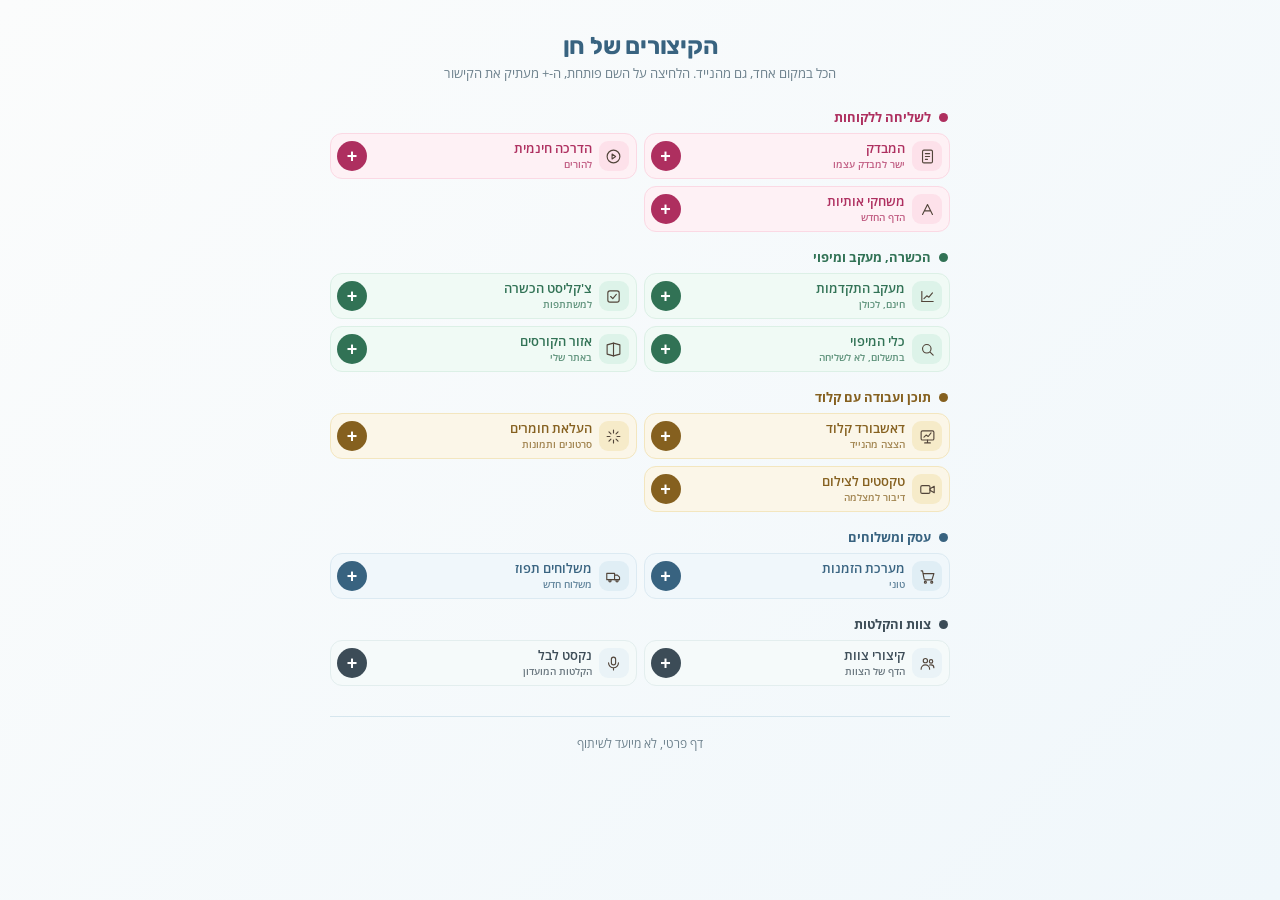
<file: index.backup-23-11-all-list.html>
<!DOCTYPE html>
<html lang="he" dir="rtl">
<head>
<meta charset="UTF-8">
<meta name="viewport" content="width=device-width, initial-scale=1.0">
<meta name="robots" content="noindex, nofollow">
<title>הקיצורים של חן</title>
<link rel="preconnect" href="https://fonts.googleapis.com">
<link href="https://fonts.googleapis.com/css2?family=Rubik:wght@400;500;700&family=Open+Sans:wght@400;600&display=swap" rel="stylesheet">
<link rel="stylesheet" href="style.css">
<link rel="apple-touch-icon" href="icon.png">
<meta name="apple-mobile-web-app-capable" content="yes">
<meta name="mobile-web-app-capable" content="yes">
<meta name="apple-mobile-web-app-title" content="הקיצורים">
<meta name="theme-color" content="#fbfcfc">
<style>
  /* רשימה צפופה: שני פריטים בשורה, שורה צרה, ו-+ להעתקת הקישור (חן, 23.11.26). צבע אחד לכל קבוצה */
  .lkgroup{margin-bottom:16px}
  .lkgroup .group-title{margin-bottom:7px}
  .lkgroup .group-title .cnt{font-weight:600;opacity:.6;font-size:11px}
  .lklist{display:grid;grid-template-columns:repeat(2,minmax(0,1fr));gap:7px}
  @media (max-width:330px){.lklist{grid-template-columns:1fr}}
  .lk{display:flex;align-items:center;gap:6px;padding:6px 7px 6px 6px;min-height:46px;min-width:0;background:var(--gt);border:1.5px solid var(--gb);border-radius:12px}
  .lk .main{flex:1;min-width:0;display:flex;align-items:center;gap:7px;text-decoration:none;color:var(--gc)}
  .lk .ic{flex-shrink:0;width:30px;height:30px;border-radius:9px;background:var(--gi);display:flex;align-items:center;justify-content:center}
  .lk .ic svg{width:17px;height:17px;fill:none;stroke:var(--pencil);stroke-width:1.6;stroke-linecap:round;stroke-linejoin:round}
  .lk .tx{min-width:0;font-size:12.5px;font-weight:600;line-height:1.25;overflow-wrap:anywhere}
  .lk .tx small{display:block;font-size:10px;font-weight:600;opacity:.75;margin-top:1px}
  .lk .cp{flex-shrink:0;width:30px;height:30px;border-radius:50%;border:0;background:var(--gc);color:#fff;font-size:18px;font-weight:700;line-height:1;cursor:pointer;transition:transform .12s}
  .lk .cp:hover{transform:scale(1.08)}
  .lk .cp.done{background:#317255}
  .g-rose{--gc:#ae2f5f;--gt:#fef1f5;--gb:#fbd9e4;--gi:#fde1ea}
  .g-mint{--gc:#317255;--gt:#f0faf5;--gb:#dcf0e6;--gi:#ddf3e9}
  .g-gold{--gc:#85601f;--gt:#fbf6e8;--gb:#f3e6bf;--gi:#f6ebc9}
  .g-blue{--gc:#386380;--gt:#f0f7fb;--gb:#dceaf2;--gi:#e0eef5}
  .g-gray{--gc:#3c4c57;--gt:#f5fafa;--gb:#e3eeee;--gi:#eaf3f7}
  .g-rose .group-title{color:#ae2f5f}.g-mint .group-title{color:#317255}.g-gold .group-title{color:#85601f}.g-blue .group-title{color:#386380}.g-gray .group-title{color:#3c4c57}
  .g-rose .dot{background:#ae2f5f}.g-mint .dot{background:#317255}.g-gold .dot{background:#85601f}.g-blue .dot{background:#386380}.g-gray .dot{background:#3c4c57}
</style>
</head>
<body>
<div id="wrap">
  <h1 class="page-title">הקיצורים של חן</h1>
  <div class="page-sub">הכל במקום אחד, גם מהנייד. הלחיצה על השם פותחת, ה-+ מעתיק את הקישור</div>
  <div id="main">

  <div class="group lkgroup g-rose">
    <div class="group-title"><span class="dot"></span>לשליחה ללקוחות</div>
    <div class="lklist">
      <div class="lk"><a class="main" href="https://www.talkwithkids.co.il/free-test" target="_blank" rel="noopener"><span class="ic"><svg viewBox="0 0 24 24"><rect x="5" y="3" width="14" height="18" rx="2"/><path d="M9 8h6M9 12h6M9 16h3"/></svg></span><span class="tx">המבדק<small>ישר למבדק עצמו</small></span></a><button class="cp" type="button" aria-label="העתקת קישור">+</button></div>
      <div class="lk"><a class="main" href="https://www.talkwithkids.co.il/free-tutorial" target="_blank" rel="noopener"><span class="ic"><svg viewBox="0 0 24 24"><circle cx="12" cy="12" r="9"/><path d="m10 8.5 5 3.5-5 3.5v-7Z"/></svg></span><span class="tx">הדרכה חינמית<small>להורים</small></span></a><button class="cp" type="button" aria-label="העתקת קישור">+</button></div>
      <div class="lk"><a class="main" href="https://www.talkwithkids.co.il/letters1" target="_blank" rel="noopener"><span class="ic"><svg viewBox="0 0 24 24"><path d="M5 19 12 5l7 14M8 14h8"/></svg></span><span class="tx">משחקי אותיות<small>הדף החדש</small></span></a><button class="cp" type="button" aria-label="העתקת קישור">+</button></div>
    </div>
  </div>

  <div class="group lkgroup g-mint">
    <div class="group-title"><span class="dot"></span>הכשרה, מעקב ומיפוי</div>
    <div class="lklist">
      <div class="lk"><a class="main" href="https://hen-kalimian.github.io/writing-games/progress/" target="_blank" rel="noopener"><span class="ic"><svg viewBox="0 0 24 24"><path d="M4 19V5"/><path d="M4 19h16"/><path d="M7 15l4-4 3 2 5-6"/></svg></span><span class="tx">מעקב התקדמות<small>חינם, לכולן</small></span></a><button class="cp" type="button" aria-label="העתקת קישור">+</button></div>
      <div class="lk"><a class="main" href="https://hen-kalimian.github.io/writing-games/checklist/" target="_blank" rel="noopener"><span class="ic"><svg viewBox="0 0 24 24"><rect x="4" y="4" width="16" height="16" rx="3"/><path d="m8 12 3 3 5-6"/></svg></span><span class="tx">צ'קליסט הכשרה<small>למשתתפות</small></span></a><button class="cp" type="button" aria-label="העתקת קישור">+</button></div>
      <div class="lk"><a class="main" href="https://hen-kalimian.github.io/writing-games/mapping/" target="_blank" rel="noopener"><span class="ic"><svg viewBox="0 0 24 24"><circle cx="11" cy="11" r="6"/><path d="m16 16 4 4"/></svg></span><span class="tx">כלי המיפוי<small>בתשלום, לא לשליחה</small></span></a><button class="cp" type="button" aria-label="העתקת קישור">+</button></div>
      <div class="lk"><a class="main" href="http://talkwithkids.co.il/account/programs" target="_blank" rel="noopener"><span class="ic"><svg viewBox="0 0 24 24"><path d="M3 5.5 12 3l9 2.5v13L12 21l-9-2.5v-13Z"/><path d="M12 3v18"/></svg></span><span class="tx">אזור הקורסים<small>באתר שלי</small></span></a><button class="cp" type="button" aria-label="העתקת קישור">+</button></div>
    </div>
  </div>

  <div class="group lkgroup g-gold">
    <div class="group-title"><span class="dot"></span>תוכן ועבודה עם קלוד</div>
    <div class="lklist">
      <div class="lk"><a class="main" href="dash.html"><span class="ic"><svg viewBox="0 0 24 24"><rect x="3" y="4" width="18" height="13" rx="2"/><path d="M8 21h8M12 17v4"/><path d="M7 13l3-3 3 2 4-5"/></svg></span><span class="tx">דאשבורד קלוד<small>הצצה מהנייד</small></span></a><button class="cp" type="button" aria-label="העתקת קישור">+</button></div>
      <div class="lk"><a class="main" href="claude.html"><span class="ic"><svg viewBox="0 0 24 24"><path d="M12 3v4M12 17v4M3 12h4M17 12h4M5.6 5.6l2.8 2.8M15.6 15.6l2.8 2.8M18.4 5.6l-2.8 2.8M8.4 15.6l-2.8 2.8"/></svg></span><span class="tx">העלאת חומרים<small>סרטונים ותמונות</small></span></a><button class="cp" type="button" aria-label="העתקת קישור">+</button></div>
      <div class="lk"><a class="main" href="shoot.html"><span class="ic"><svg viewBox="0 0 24 24"><rect x="2.5" y="6.5" width="13" height="11" rx="2"/><path d="m15.5 11 6-3.5v9l-6-3.5Z"/></svg></span><span class="tx">טקסטים לצילום<small>דיבור למצלמה</small></span></a><button class="cp" type="button" aria-label="העתקת קישור">+</button></div>
      <div class="lk" id="studioRow" style="display:none"><a class="main" id="studio" href="#" target="_blank" rel="noopener"><span class="ic"><svg viewBox="0 0 24 24"><circle cx="12" cy="12" r="9"/><circle cx="12" cy="12" r="3.2"/></svg></span><span class="tx">אולפן<small>אישור המשחקים</small></span></a><button class="cp" type="button" aria-label="העתקת קישור">+</button></div>
    </div>
  </div>

  <div class="group lkgroup g-blue">
    <div class="group-title"><span class="dot"></span>עסק ומשלוחים</div>
    <div class="lklist">
      <div class="lk"><a class="main" href="http://talkwithkids.co.il/orders" target="_blank" rel="noopener"><span class="ic"><svg viewBox="0 0 24 24"><circle cx="9" cy="20" r="1.4"/><circle cx="18" cy="20" r="1.4"/><path d="M3 4h2l2.2 11.2a2 2 0 0 0 2 1.6h7.6a2 2 0 0 0 2-1.6L21 8H6"/></svg></span><span class="tx">מערכת הזמנות<small>טוני</small></span></a><button class="cp" type="button" aria-label="העתקת קישור">+</button></div>
      <div class="lk"><a class="main" href="https://crm.tapuzdelivery.co.il/Baldar/Login.aspx?ReturnUrl=%2fBaldar%2fNewDelivery.aspx" target="_blank" rel="noopener"><span class="ic"><svg viewBox="0 0 24 24"><path d="M2.5 7.5h11v9h-11z"/><path d="M13.5 10h4l3 3v3.5h-7"/><circle cx="7" cy="18" r="1.6"/><circle cx="17" cy="18" r="1.6"/></svg></span><span class="tx">משלוחים תפוז<small>משלוח חדש</small></span></a><button class="cp" type="button" aria-label="העתקת קישור">+</button></div>
    </div>
  </div>

  <div class="group lkgroup g-gray">
    <div class="group-title"><span class="dot"></span>צוות והקלטות</div>
    <div class="lklist">
      <div class="lk"><a class="main" href="https://hen-kalimian.github.io/team-quicklinks-portal/" target="_blank" rel="noopener"><span class="ic"><svg viewBox="0 0 24 24"><circle cx="9" cy="8" r="3"/><circle cx="17" cy="9" r="2.4"/><path d="M3 20c0-3.3 2.7-6 6-6s6 2.7 6 6M15 14.2c.6-.2 1.3-.2 2-.2 2.2 0 4 1.8 4 4"/></svg></span><span class="tx">קיצורי צוות<small>הדף של הצוות</small></span></a><button class="cp" type="button" aria-label="העתקת קישור">+</button></div>
      <div class="lk"><a class="main" href="https://nextlevelclub.co.il/recordings" target="_blank" rel="noopener"><span class="ic"><svg viewBox="0 0 24 24"><rect x="9" y="3" width="6" height="11" rx="3"/><path d="M5 11a7 7 0 0 0 14 0M12 18v3"/></svg></span><span class="tx">נקסט לבל<small>הקלטות המועדון</small></span></a><button class="cp" type="button" aria-label="העתקת קישור">+</button></div>
    </div>
  </div>

  </div>
  <div class="footer-note">דף פרטי, לא מיועד לשיתוף</div>
</div>
<script>
document.querySelectorAll('.lk .cp').forEach(function (b) {
  b.addEventListener('click', async function () {
    var a = b.parentNode.querySelector('a.main'), u = a.href;
    try { await navigator.clipboard.writeText(u); }
    catch (e) { var t = document.createElement('textarea'); t.value = u; document.body.appendChild(t); t.select(); try { document.execCommand('copy'); } catch (er) {} document.body.removeChild(t); }
    b.textContent = '✓'; b.classList.add('done');
    setTimeout(function () { b.textContent = '+'; b.classList.remove('done'); }, 1400);
  });
});
</script>
<script type="module">
import { getSecret, loadEnc } from './common.js';
const k = getSecret();
if (k) loadEnc(k, 'data.enc').then(d => { try { localStorage.setItem('wg-owner', '1'); } catch (e) {} if (d.links && d.links.studio) { const a = document.getElementById('studio'); a.href = d.links.studio; document.getElementById('studioRow').style.display = ''; } }).catch(() => {});
</script>
</body>
</html>
</file>
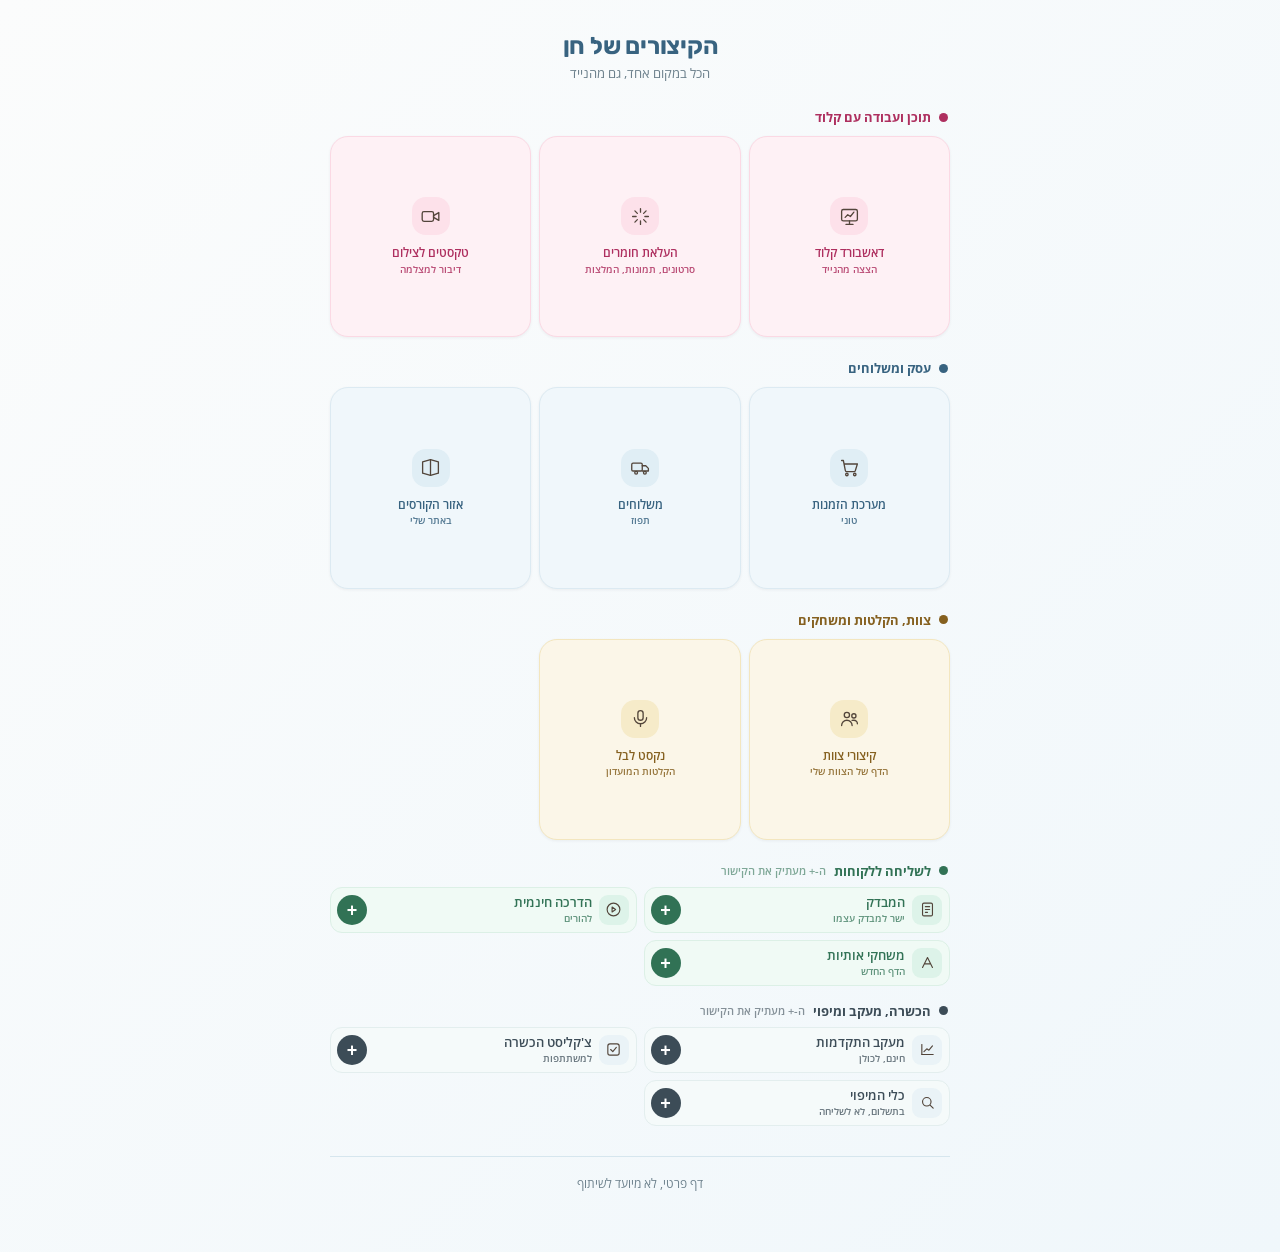
<file: index.backup-23-11-before-courses-top.html>
<!DOCTYPE html>
<html lang="he" dir="rtl">
<head>
<meta charset="UTF-8">
<meta name="viewport" content="width=device-width, initial-scale=1.0">
<meta name="robots" content="noindex, nofollow">
<title>הקיצורים של חן</title>
<link rel="preconnect" href="https://fonts.googleapis.com">
<link href="https://fonts.googleapis.com/css2?family=Rubik:wght@400;500;700&family=Open+Sans:wght@400;600&display=swap" rel="stylesheet">
<link rel="stylesheet" href="style.css">
<link rel="apple-touch-icon" href="icon.png">
<meta name="apple-mobile-web-app-capable" content="yes">
<meta name="mobile-web-app-capable" content="yes">
<meta name="apple-mobile-web-app-title" content="הקיצורים">
<meta name="theme-color" content="#fbfcfc">
<style>
  /* רשימה צפופה: שני פריטים בשורה, שורה צרה, ו-+ להעתקת הקישור (חן, 23.11.26). צבע אחד לכל קבוצה */
  .lkgroup{margin-bottom:16px}
  .lkgroup .group-title{margin-bottom:7px}
  .lkgroup .group-title .cnt{font-weight:600;opacity:.6;font-size:11px}
  .lklist{display:grid;grid-template-columns:repeat(2,minmax(0,1fr));gap:7px}
  @media (max-width:330px){.lklist{grid-template-columns:1fr}}
  .lk{display:flex;align-items:center;gap:6px;padding:6px 7px 6px 6px;min-height:46px;min-width:0;background:var(--gt);border:1.5px solid var(--gb);border-radius:12px}
  .lk .main{flex:1;min-width:0;display:flex;align-items:center;gap:7px;text-decoration:none;color:var(--gc)}
  .lk .ic{flex-shrink:0;width:30px;height:30px;border-radius:9px;background:var(--gi);display:flex;align-items:center;justify-content:center}
  .lk .ic svg{width:17px;height:17px;fill:none;stroke:var(--pencil);stroke-width:1.6;stroke-linecap:round;stroke-linejoin:round}
  .lk .tx{min-width:0;font-size:12.5px;font-weight:600;line-height:1.25;overflow-wrap:anywhere}
  .lk .tx small{display:block;font-size:10px;font-weight:600;opacity:.75;margin-top:1px}
  .lk .cp{flex-shrink:0;width:30px;height:30px;border-radius:50%;border:0;background:var(--gc);color:#fff;font-size:18px;font-weight:700;line-height:1;cursor:pointer;transition:transform .12s}
  .lk .cp:hover{transform:scale(1.08)}
  .lk .cp.done{background:#317255}
  .g-rose{--gc:#ae2f5f;--gt:#fef1f5;--gb:#fbd9e4;--gi:#fde1ea}
  .g-mint{--gc:#317255;--gt:#f0faf5;--gb:#dcf0e6;--gi:#ddf3e9}
  .g-gold{--gc:#85601f;--gt:#fbf6e8;--gb:#f3e6bf;--gi:#f6ebc9}
  .g-blue{--gc:#386380;--gt:#f0f7fb;--gb:#dceaf2;--gi:#e0eef5}
  .g-gray{--gc:#3c4c57;--gt:#f5fafa;--gb:#e3eeee;--gi:#eaf3f7}
  .g-rose .group-title{color:#ae2f5f}.g-mint .group-title{color:#317255}.g-gold .group-title{color:#85601f}.g-blue .group-title{color:#386380}.g-gray .group-title{color:#3c4c57}
  .g-rose .dot{background:#ae2f5f}.g-mint .dot{background:#317255}.g-gold .dot{background:#85601f}.g-blue .dot{background:#386380}.g-gray .dot{background:#3c4c57}
</style>
</head>
<body>
<svg width="0" height="0" style="position:absolute"><filter id="pencil-rough" x="-20%" y="-20%" width="140%" height="140%"><feTurbulence type="fractalNoise" baseFrequency="0.045" numOctaves="2" seed="7" result="noise"/><feDisplacementMap in="SourceGraphic" in2="noise" scale="1.6"/></filter></svg>
<div id="wrap">
  <h1 class="page-title">הקיצורים של חן</h1>
  <div class="page-sub">הכל במקום אחד, גם מהנייד</div>
  <div id="main">

  <div class="group">
    <div class="group-title" style="color:var(--rose-dark)"><span class="dot" style="background:var(--rose-dark)"></span>תוכן ועבודה עם קלוד</div>
    <div class="grid grid-3">
      <a class="card c-rose" href="dash.html"><span class="icon"><svg viewBox="0 0 24 24"><rect x="3" y="4" width="18" height="13" rx="2"/><path d="M8 21h8M12 17v4"/><path d="M7 13l3-3 3 2 4-5"/></svg></span><span class="label">דאשבורד קלוד<span class="chip">הצצה מהנייד</span></span></a>
      <a class="card c-rose" href="claude.html"><span class="icon"><svg viewBox="0 0 24 24"><path d="M12 3v4M12 17v4M3 12h4M17 12h4M5.6 5.6l2.8 2.8M15.6 15.6l2.8 2.8M18.4 5.6l-2.8 2.8M8.4 15.6l-2.8 2.8"/></svg></span><span class="label">העלאת חומרים<span class="chip">סרטונים, תמונות, המלצות</span></span></a>
      <a class="card c-rose" href="shoot.html"><span class="icon"><svg viewBox="0 0 24 24"><rect x="2.5" y="6.5" width="13" height="11" rx="2"/><path d="m15.5 11 6-3.5v9l-6-3.5Z"/></svg></span><span class="label">טקסטים לצילום<span class="chip">דיבור למצלמה</span></span></a>
    </div>
  </div>
  <div class="group">
    <div class="group-title" style="color:var(--blue-dark)"><span class="dot" style="background:var(--blue-dark)"></span>עסק ומשלוחים</div>
    <div class="grid grid-3">
      <a class="card c-blue" href="http://talkwithkids.co.il/orders" target="_blank" rel="noopener"><span class="icon"><svg viewBox="0 0 24 24"><circle cx="9" cy="20" r="1.4"/><circle cx="18" cy="20" r="1.4"/><path d="M3 4h2l2.2 11.2a2 2 0 0 0 2 1.6h7.6a2 2 0 0 0 2-1.6L21 8H6"/></svg></span><span class="label">מערכת הזמנות<span class="chip">טוני</span></span></a>
      <a class="card c-blue" href="https://crm.tapuzdelivery.co.il/Baldar/Login.aspx?ReturnUrl=%2fBaldar%2fNewDelivery.aspx" target="_blank" rel="noopener"><span class="icon"><svg viewBox="0 0 24 24"><rect x="2" y="7" width="12" height="9" rx="1.5"/><path d="M14 10h4l3 3v3h-7"/><circle cx="7" cy="18" r="1.6"/><circle cx="17" cy="18" r="1.6"/></svg></span><span class="label">משלוחים<span class="chip">תפוז</span></span></a>
      <a class="card c-blue" href="http://talkwithkids.co.il/account/programs" target="_blank" rel="noopener"><span class="icon"><svg viewBox="0 0 24 24"><path d="M3 5.5 12 3l9 2.5v13L12 21l-9-2.5v-13Z"/><path d="M12 3v18"/></svg></span><span class="label">אזור הקורסים<span class="chip">באתר שלי</span></span></a>
    </div>
  </div>
  <div class="group">
    <div class="group-title" style="color:var(--gold-dark)"><span class="dot" style="background:var(--gold-dark)"></span>צוות, הקלטות ומשחקים</div>
    <div class="grid grid-3">
      <a class="card c-gold" href="https://hen-kalimian.github.io/team-quicklinks-portal/" target="_blank" rel="noopener"><span class="icon"><svg viewBox="0 0 24 24"><circle cx="9" cy="8" r="3"/><circle cx="17" cy="9" r="2.4"/><path d="M3 20c0-3.3 2.7-6 6-6s6 2.7 6 6M15 14.2c.6-.2 1.3-.2 2-.2 2.2 0 4 1.8 4 4"/></svg></span><span class="label">קיצורי צוות<span class="chip">הדף של הצוות שלי</span></span></a>
      <a class="card c-gold" href="https://nextlevelclub.co.il/recordings" target="_blank" rel="noopener"><span class="icon"><svg viewBox="0 0 24 24"><rect x="9" y="3" width="6" height="11" rx="3"/><path d="M5 11a7 7 0 0 0 14 0M12 18v3"/></svg></span><span class="label">נקסט לבל<span class="chip">הקלטות המועדון</span></span></a>
      <a class="card c-gold" id="studio" href="#" style="display:none" target="_blank" rel="noopener"><span class="icon"><svg viewBox="0 0 24 24"><circle cx="12" cy="12" r="9"/><path d="m9.5 8.5 6 3.5-6 3.5v-7Z"/></svg></span><span class="label">אולפן<span class="chip">אישור המשחקים</span></span></a>
    </div>
  </div>
  <div class="group lkgroup g-mint">
    <div class="group-title"><span class="dot"></span>לשליחה ללקוחות <span class="cnt">ה-+ מעתיק את הקישור</span></div>
    <div class="lklist">
      <div class="lk"><a class="main" href="https://www.talkwithkids.co.il/free-test" target="_blank" rel="noopener"><span class="ic"><svg viewBox="0 0 24 24"><rect x="5" y="3" width="14" height="18" rx="2"/><path d="M9 8h6M9 12h6M9 16h3"/></svg></span><span class="tx">המבדק<small>ישר למבדק עצמו</small></span></a><button class="cp" type="button" aria-label="העתקת קישור">+</button></div>
      <div class="lk"><a class="main" href="https://www.talkwithkids.co.il/free-tutorial" target="_blank" rel="noopener"><span class="ic"><svg viewBox="0 0 24 24"><circle cx="12" cy="12" r="9"/><path d="m10 8.5 5 3.5-5 3.5v-7Z"/></svg></span><span class="tx">הדרכה חינמית<small>להורים</small></span></a><button class="cp" type="button" aria-label="העתקת קישור">+</button></div>
      <div class="lk"><a class="main" href="https://www.talkwithkids.co.il/letters1" target="_blank" rel="noopener"><span class="ic"><svg viewBox="0 0 24 24"><path d="M5 19 12 5l7 14M8 14h8"/></svg></span><span class="tx">משחקי אותיות<small>הדף החדש</small></span></a><button class="cp" type="button" aria-label="העתקת קישור">+</button></div>
    </div>
  </div>

  <div class="group lkgroup g-gray">
    <div class="group-title"><span class="dot"></span>הכשרה, מעקב ומיפוי <span class="cnt">ה-+ מעתיק את הקישור</span></div>
    <div class="lklist">
      <div class="lk"><a class="main" href="https://hen-kalimian.github.io/writing-games/progress/" target="_blank" rel="noopener"><span class="ic"><svg viewBox="0 0 24 24"><path d="M4 19V5"/><path d="M4 19h16"/><path d="M7 15l4-4 3 2 5-6"/></svg></span><span class="tx">מעקב התקדמות<small>חינם, לכולן</small></span></a><button class="cp" type="button" aria-label="העתקת קישור">+</button></div>
      <div class="lk"><a class="main" href="https://hen-kalimian.github.io/writing-games/checklist/" target="_blank" rel="noopener"><span class="ic"><svg viewBox="0 0 24 24"><rect x="4" y="4" width="16" height="16" rx="3"/><path d="m8 12 3 3 5-6"/></svg></span><span class="tx">צ'קליסט הכשרה<small>למשתתפות</small></span></a><button class="cp" type="button" aria-label="העתקת קישור">+</button></div>
      <div class="lk"><a class="main" href="https://hen-kalimian.github.io/writing-games/mapping/" target="_blank" rel="noopener"><span class="ic"><svg viewBox="0 0 24 24"><circle cx="11" cy="11" r="6"/><path d="m16 16 4 4"/></svg></span><span class="tx">כלי המיפוי<small>בתשלום, לא לשליחה</small></span></a><button class="cp" type="button" aria-label="העתקת קישור">+</button></div>
    </div>
  </div>

  </div>
  <div class="footer-note">דף פרטי, לא מיועד לשיתוף</div>
</div>
<script>
document.querySelectorAll('.lk .cp').forEach(function (b) {
  b.addEventListener('click', async function () {
    var a = b.parentNode.querySelector('a.main'), u = a.href;
    try { await navigator.clipboard.writeText(u); }
    catch (e) { var t = document.createElement('textarea'); t.value = u; document.body.appendChild(t); t.select(); try { document.execCommand('copy'); } catch (er) {} document.body.removeChild(t); }
    b.textContent = '✓'; b.classList.add('done');
    setTimeout(function () { b.textContent = '+'; b.classList.remove('done'); }, 1400);
  });
});
</script>
<script type="module">
import { getSecret, loadEnc } from './common.js';
const k = getSecret();
if (k) loadEnc(k, 'data.enc').then(d => { try { localStorage.setItem('wg-owner', '1'); } catch (e) {} if (d.links && d.links.studio) { const a = document.getElementById('studio'); a.href = d.links.studio; a.style.display = ''; } }).catch(() => {});
</script>
</body>
</html>
</file>
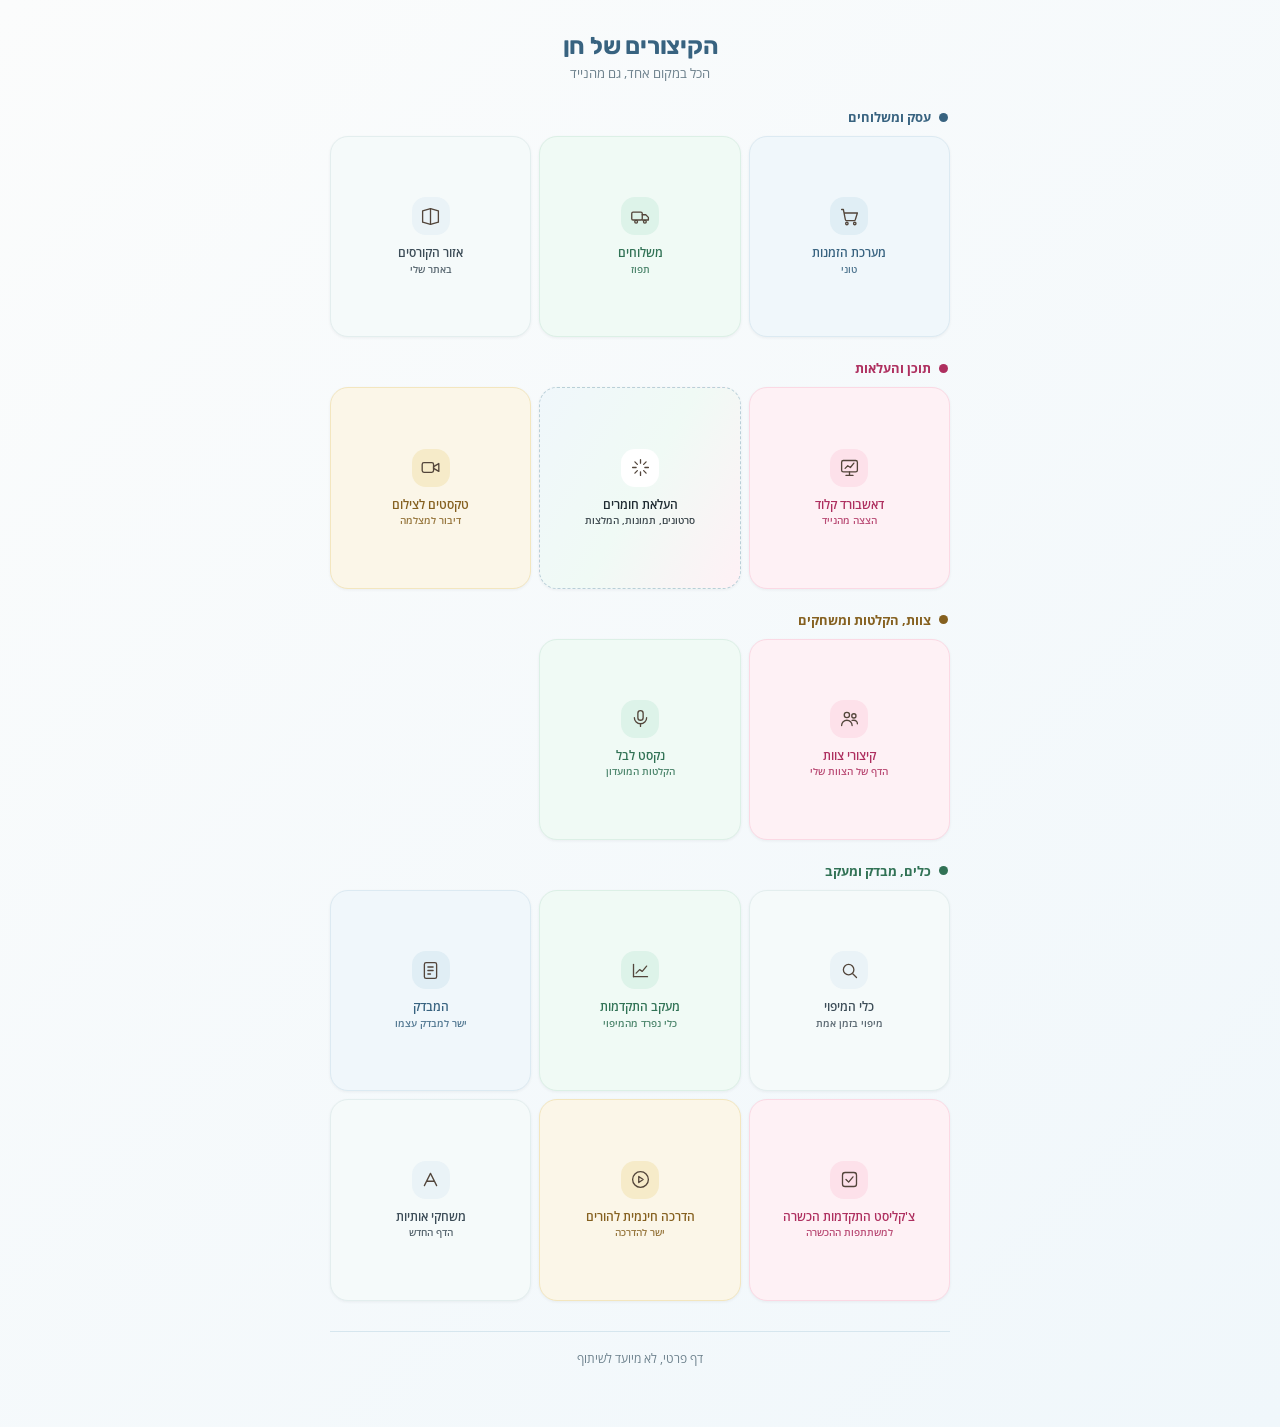
<file: index.backup-23-11-before-list.html>
<!DOCTYPE html>
<html lang="he" dir="rtl">
<head>
<meta charset="UTF-8">
<meta name="viewport" content="width=device-width, initial-scale=1.0">
<meta name="robots" content="noindex, nofollow">
<title>הקיצורים של חן</title>
<link rel="preconnect" href="https://fonts.googleapis.com">
<link href="https://fonts.googleapis.com/css2?family=Rubik:wght@400;500;700&family=Open+Sans:wght@400;600&display=swap" rel="stylesheet">
<link rel="stylesheet" href="style.css">
<link rel="apple-touch-icon" href="icon.png">
<meta name="apple-mobile-web-app-capable" content="yes">
<meta name="mobile-web-app-capable" content="yes">
<meta name="apple-mobile-web-app-title" content="הקיצורים">
<meta name="theme-color" content="#fbfcfc">
</head>
<body>
<svg width="0" height="0" style="position:absolute"><filter id="pencil-rough" x="-20%" y="-20%" width="140%" height="140%"><feTurbulence type="fractalNoise" baseFrequency="0.045" numOctaves="2" seed="7" result="noise"/><feDisplacementMap in="SourceGraphic" in2="noise" scale="1.6"/></filter></svg>
<div id="wrap">
  <h1 class="page-title">הקיצורים של חן</h1>
  <div class="page-sub">הכל במקום אחד, גם מהנייד</div>
  <div id="main">
  <div class="group">
    <div class="group-title" style="color:var(--blue-dark)"><span class="dot" style="background:var(--blue-dark)"></span>עסק ומשלוחים</div>
    <div class="grid grid-3">
      <a class="card c-blue" href="http://talkwithkids.co.il/orders" target="_blank" rel="noopener"><span class="icon"><svg viewBox="0 0 24 24"><circle cx="9" cy="20" r="1.4"/><circle cx="18" cy="20" r="1.4"/><path d="M3 4h2l2.2 11.2a2 2 0 0 0 2 1.6h7.6a2 2 0 0 0 2-1.6L21 8H6"/></svg></span><span class="label">מערכת הזמנות<span class="chip">טוני</span></span></a>
      <a class="card c-mint" href="https://crm.tapuzdelivery.co.il/Baldar/Login.aspx?ReturnUrl=%2fBaldar%2fNewDelivery.aspx" target="_blank" rel="noopener"><span class="icon"><svg viewBox="0 0 24 24"><rect x="2" y="7" width="12" height="9" rx="1.5"/><path d="M14 10h4l3 3v3h-7"/><circle cx="7" cy="18" r="1.6"/><circle cx="17" cy="18" r="1.6"/></svg></span><span class="label">משלוחים<span class="chip">תפוז</span></span></a>
      <a class="card c-gray" href="http://talkwithkids.co.il/account/programs" target="_blank" rel="noopener"><span class="icon"><svg viewBox="0 0 24 24"><path d="M3 5.5 12 3l9 2.5v13L12 21l-9-2.5v-13Z"/><path d="M12 3v18"/></svg></span><span class="label">אזור הקורסים<span class="chip">באתר שלי</span></span></a>
    </div>
  </div>
  <div class="group">
    <div class="group-title" style="color:var(--rose-dark)"><span class="dot" style="background:var(--rose-dark)"></span>תוכן והעלאות</div>
    <div class="grid grid-3">
      <a class="card c-rose" href="dash.html"><span class="icon"><svg viewBox="0 0 24 24"><rect x="3" y="4" width="18" height="13" rx="2"/><path d="M8 21h8M12 17v4"/><path d="M7 13l3-3 3 2 4-5"/></svg></span><span class="label">דאשבורד קלוד<span class="chip">הצצה מהנייד</span></span></a>
      <a class="card shortcuts-card" href="claude.html"><span class="icon"><svg viewBox="0 0 24 24"><path d="M12 3v4M12 17v4M3 12h4M17 12h4M5.6 5.6l2.8 2.8M15.6 15.6l2.8 2.8M18.4 5.6l-2.8 2.8M8.4 15.6l-2.8 2.8"/></svg></span><span class="label">העלאת חומרים<span class="chip">סרטונים, תמונות, המלצות</span></span></a>
      <a class="card c-gold" href="shoot.html"><span class="icon"><svg viewBox="0 0 24 24"><rect x="2.5" y="6.5" width="13" height="11" rx="2"/><path d="m15.5 11 6-3.5v9l-6-3.5Z"/></svg></span><span class="label">טקסטים לצילום<span class="chip">דיבור למצלמה</span></span></a>
    </div>
  </div>
  <div class="group">
    <div class="group-title" style="color:var(--gold-dark)"><span class="dot" style="background:var(--gold-dark)"></span>צוות, הקלטות ומשחקים</div>
    <div class="grid grid-3">
      <a class="card c-rose" href="https://hen-kalimian.github.io/team-quicklinks-portal/" target="_blank" rel="noopener"><span class="icon"><svg viewBox="0 0 24 24"><circle cx="9" cy="8" r="3"/><circle cx="17" cy="9" r="2.4"/><path d="M3 20c0-3.3 2.7-6 6-6s6 2.7 6 6M15 14.2c.6-.2 1.3-.2 2-.2 2.2 0 4 1.8 4 4"/></svg></span><span class="label">קיצורי צוות<span class="chip">הדף של הצוות שלי</span></span></a>
      <a class="card c-mint" href="https://nextlevelclub.co.il/recordings" target="_blank" rel="noopener"><span class="icon"><svg viewBox="0 0 24 24"><rect x="9" y="3" width="6" height="11" rx="3"/><path d="M5 11a7 7 0 0 0 14 0M12 18v3"/></svg></span><span class="label">נקסט לבל<span class="chip">הקלטות המועדון</span></span></a>
      <a class="card c-blue" id="studio" href="#" style="display:none" target="_blank" rel="noopener"><span class="icon"><svg viewBox="0 0 24 24"><circle cx="12" cy="12" r="9"/><path d="m9.5 8.5 6 3.5-6 3.5v-7Z"/></svg></span><span class="label">אולפן<span class="chip">אישור המשחקים</span></span></a>
    </div>
  </div>
  <div class="group">
    <div class="group-title" style="color:var(--mint-dark)"><span class="dot" style="background:var(--mint-dark)"></span>כלים, מבדק ומעקב</div>
    <div class="grid grid-3">
      <a class="card c-gray" href="https://hen-kalimian.github.io/writing-games/mapping/" target="_blank" rel="noopener"><span class="icon"><svg viewBox="0 0 24 24"><circle cx="11" cy="11" r="6"/><path d="m16 16 4 4"/></svg></span><span class="label">כלי המיפוי<span class="chip">מיפוי בזמן אמת</span></span></a>
      <a class="card c-mint" href="https://hen-kalimian.github.io/writing-games/progress/" target="_blank" rel="noopener"><span class="icon"><svg viewBox="0 0 24 24"><path d="M4 19V5"/><path d="M4 19h16"/><path d="M7 15l4-4 3 2 5-6"/></svg></span><span class="label">מעקב התקדמות<span class="chip">כלי נפרד מהמיפוי</span></span></a>
      <a class="card c-blue" href="https://www.talkwithkids.co.il/free-test" target="_blank" rel="noopener"><span class="icon"><svg viewBox="0 0 24 24"><rect x="5" y="3" width="14" height="18" rx="2"/><path d="M9 8h6M9 12h6M9 16h3"/></svg></span><span class="label">המבדק<span class="chip">ישר למבדק עצמו</span></span></a>
      <a class="card c-rose" href="https://hen-kalimian.github.io/writing-games/checklist/" target="_blank" rel="noopener"><span class="icon"><svg viewBox="0 0 24 24"><rect x="4" y="4" width="16" height="16" rx="3"/><path d="m8 12 3 3 5-6"/></svg></span><span class="label">צ'קליסט התקדמות הכשרה<span class="chip">למשתתפות ההכשרה</span></span></a>
      <a class="card c-gold" href="https://www.talkwithkids.co.il/free-tutorial" target="_blank" rel="noopener"><span class="icon"><svg viewBox="0 0 24 24"><circle cx="12" cy="12" r="9"/><path d="m10 8.5 5 3.5-5 3.5v-7Z"/></svg></span><span class="label">הדרכה חינמית להורים<span class="chip">ישר להדרכה</span></span></a>
      <a class="card c-gray" href="https://www.talkwithkids.co.il/letters1" target="_blank" rel="noopener"><span class="icon"><svg viewBox="0 0 24 24"><path d="M5 19 12 5l7 14M8 14h8"/></svg></span><span class="label">משחקי אותיות<span class="chip">הדף החדש</span></span></a>
    </div>
  </div>
  </div>
  <div class="footer-note">דף פרטי, לא מיועד לשיתוף</div>
</div>
<script type="module">
import { getSecret, loadEnc } from './common.js';
const k = getSecret();
if (k) loadEnc(k, 'data.enc').then(d => { try { localStorage.setItem('wg-owner', '1'); } catch (e) {} if (d.links && d.links.studio) { const a = document.getElementById('studio'); a.href = d.links.studio; a.style.display = ''; } }).catch(() => {});
</script>
</body>
</html>
</file>
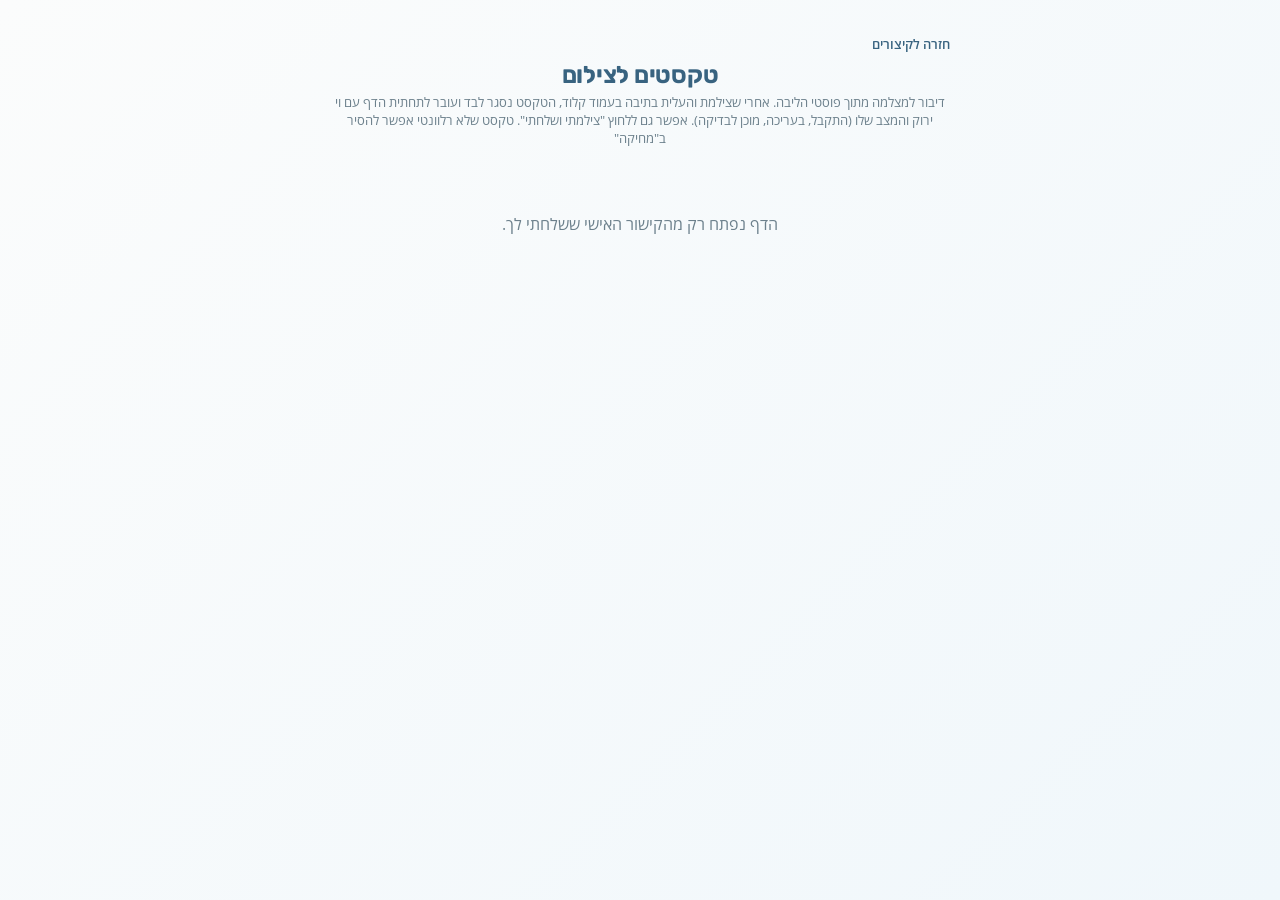
<file: shoot.html>
<!DOCTYPE html>
<html lang="he" dir="rtl">
<head>
<meta charset="UTF-8">
<meta name="viewport" content="width=device-width, initial-scale=1.0">
<meta name="robots" content="noindex, nofollow">
<title>טקסטים לצילום</title>
<link rel="preconnect" href="https://fonts.googleapis.com">
<link href="https://fonts.googleapis.com/css2?family=Rubik:wght@400;500;700&family=Open+Sans:wght@400;600&display=swap" rel="stylesheet">
<link rel="stylesheet" href="style.css">
<style>.filmed-title{margin:26px 0 8px;font-weight:700;color:#5E5A73;font-size:15px}.filmed{display:flex;align-items:center;gap:10px;padding:8px 12px;margin-bottom:6px;border-radius:12px;background:#EAF7F1;border:1px solid #BFE6D3;color:#2E6B52;font-size:14px;line-height:1.35}.filmed .tick{flex:none;width:22px;height:22px;border-radius:50%;background:#3FAF7F;color:#fff;font-weight:700;display:inline-flex;align-items:center;justify-content:center;font-size:14px}</style>
<link rel="apple-touch-icon" href="icon.png">
<meta name="apple-mobile-web-app-capable" content="yes">
<meta name="mobile-web-app-capable" content="yes">
<meta name="apple-mobile-web-app-title" content="הקיצורים">
<meta name="theme-color" content="#fbfcfc">
</head>
<body>
<div id="wrap">
  <a class="back" href="index.html">חזרה לקיצורים</a>
  <h1 class="page-title">טקסטים לצילום</h1>
  <div class="page-sub">דיבור למצלמה מתוך פוסטי הליבה. אחרי שצילמת והעלית בתיבה בעמוד קלוד, הטקסט נסגר לבד ועובר לתחתית הדף עם וי ירוק והמצב שלו (התקבל, בעריכה, מוכן לבדיקה). אפשר גם ללחוץ "צילמתי ושלחתי". טקסט שלא רלוונטי אפשר להסיר ב"מחיקה"</div>
  <div id="main"><div class="lock">טוענת...</div></div>
</div>
<script type="module">
import { $, getSecret, needKey, send, loadEnc, setSt } from './common.js';
const k = getSecret(); const main = $('main');
if (!k) { needKey(main); throw 0; }
const ls = { doneIds() { try { return JSON.parse(localStorage.getItem('henlinks-filmed') || '[]') } catch (e) { return [] } }, addDone(x) { try { localStorage.setItem('henlinks-filmed', JSON.stringify([...this.doneIds(), x])) } catch (e) {} }, get() { try { return JSON.parse(localStorage.getItem('henlinks-done') || '[]') } catch (e) { return [] } }, add(x) { try { localStorage.setItem('henlinks-done', JSON.stringify([...this.get(), x])) } catch (e) {} } };
let d; try { d = await loadEnc(k, 'data.enc'); } catch (e) { main.innerHTML = '<div class="lock">אין עדיין נתונים. נסי שוב בעוד כמה דקות.</div>'; throw 0; }
const esc = s => String(s || '').replace(/[&<>]/g, c => ({ '&': '&amp;', '<': '&lt;', '>': '&gt;' }[c]));
const filmedRows = () => {
  // טקסט שצולם והתקבל נסגר: שורה אחת עם וי ירוק ומצב, בתחתית הדף (חן, 23.11.26)
  const rows = [...(d.filmed || [])]; const ids = new Set(rows.map(r => r.id)); const done = ls.get();
  for (const s of (d.shoot || [])) if (done.includes(s.id) && !ids.has(s.id) && ls.doneIds().includes(s.id)) rows.push({ id: s.id, code: s.code, name: s.name, state: 'התקבל' });
  return rows;
};
const filmedHtml = () => { const rows = filmedRows(); if (!rows.length) return '';
  return '<div class="filmed-title">צולם והתקבל</div>' + rows.map(r => `<div class="filmed"><span class="tick">&#10003;</span><span>${esc(r.code)} - ${esc(r.name)} - ${esc(r.state)}</span></div>`).join(''); };
function draw() {
  const done = ls.get(), list = (d.shoot || []).filter(s => !done.includes(s.id));
  if (!list.length) { main.innerHTML = '<div class="lock">אין כרגע טקסטים שמחכים לצילום.</div>' + filmedHtml(); return; }
  main.innerHTML = list.map(s => `<div class="box" data-id="${s.id}" data-code="${esc(s.code)}"><h3>${esc(s.code)} ${esc(s.name)}</h3><div class="shoot">${esc(s.text)}</div>
    <div class="row"><button class="btn rose" data-a="copy">העתקת הטקסט</button><button class="btn mint" data-a="done">צילמתי ושלחתי</button><button class="btn" data-a="del" style="background:#fff;color:#B8236B;border:1.5px solid #FBC5D6">מחיקה</button></div><div class="st"></div></div>`).join('') + filmedHtml();
  main.querySelectorAll('.box').forEach(el => {
    const s = list.find(x => x.id === el.dataset.id), st = el.querySelector('.st');
    el.querySelector('[data-a=copy]').onclick = async () => {
      try { await navigator.clipboard.writeText(s.text); } catch (e) { const t = document.createElement('textarea'); t.value = s.text; document.body.appendChild(t); t.select(); document.execCommand('copy'); t.remove(); }
      setSt(st, 'הועתק', 'ok');
    };
    el.querySelector('[data-a=done]').onclick = async e => {
      e.target.disabled = true; setSt(st, 'שולחת...');
      try { await send(k, { box: 'shot-done', ref: s.id, text: s.code + ' ' + s.name }); ls.add(s.id); ls.addDone(s.id); draw(); }
      catch (er) { e.target.disabled = false; setSt(st, 'השליחה נכשלה, נסי שוב', 'err'); }
    };
    el.querySelector('[data-a=del]').onclick = async e => {
      if (!confirm('למחוק את הטקסט הזה מרשימת הצילום?')) return;
      e.target.disabled = true; setSt(st, 'מוחקת...');
      try { await send(k, { box: 'shot-hide', ref: s.id, text: s.code + ' ' + s.name }); ls.add(s.id); el.remove(); if (!main.querySelector('.box')) draw(); }
      catch (er) { e.target.disabled = false; setSt(st, 'המחיקה נכשלה, נסי שוב', 'err'); }
    };
  });
}
draw();
</script>
</body>
</html>
</file>
<file: style.css>
:root{
    --bg:#fbfcfc;
    --panel:#ffffff;
    --text:#1e2a31;
    --muted:#6c808c;
    --border:#d6e6ee;

    --blue:#467c9c; --blue-dark:#386380; --blue-tint:#f0f7fb;
    --mint:#3a8e69; --mint-dark:#317255; --mint-tint:#f0faf5;
    --gold:#a67a24; --gold-dark:#85601f; --gold-tint:#fbf6e8;
    --rose:#d14175; --rose-dark:#ae2f5f; --rose-tint:#fef1f5;
    --gray:#506470; --gray-dark:#3c4c57; --gray-tint:#f5fafa;
    --pencil:#52453a;
  }
  *{box-sizing:border-box;}
  body{
    margin:0;
    min-height:100vh;
    background:linear-gradient(135deg,#fbfcfc 0%,#f0f7fb 100%);
    font-family:'Open Sans','Rubik',sans-serif;
    color:var(--text);
    padding:32px 16px 60px;
  }
  h1,h2{font-family:'Rubik',sans-serif;letter-spacing:-0.01em;}

  #wrap{max-width:620px;margin:0 auto;}
  .page-title{font-size:24px;margin:0 0 4px;color:var(--blue-dark);text-align:center;}
  .page-sub{color:var(--muted);font-size:13px;text-align:center;margin-bottom:26px;}

  .group{margin-bottom:22px;}
  .group-title{
    font-size:13px;
    font-weight:700;
    margin-bottom:10px;
    padding-right:2px;
    display:flex;
    align-items:center;
    gap:8px;
  }
  .group-title .dot{width:9px;height:9px;border-radius:50%;display:inline-block;}

  .grid{
    display:grid;
    grid-template-columns:repeat(2, 1fr);
    gap:14px;
  }
  .grid.grid-3{grid-template-columns:repeat(3, 1fr);gap:8px;}
  .grid.grid-3 .card .label{font-size:12px;line-height:1.3;}
  .grid.grid-3 .card .icon{width:38px;height:38px;}
  .grid.grid-3 .card .icon svg{width:21px;height:21px;}
  .grid.grid-3 .card .chip{font-size:9.5px;}

  .card{
    display:flex;
    flex-direction:column;
    align-items:center;
    justify-content:center;
    gap:10px;
    aspect-ratio:1;
    min-width:0;
    padding:14px 10px;
    border-radius:18px;
    text-decoration:none;
    color:var(--text);
    border:1.5px solid transparent;
    transition:transform .15s, box-shadow .15s;
    box-shadow:0 1px 3px rgba(30,42,49,0.06);
    text-align:center;
    overflow-wrap:break-word;
    word-break:break-word;
  }
  .card:hover{transform:translateY(-2px);box-shadow:0 6px 18px rgba(30,42,49,0.1);}
  .card .icon{
    flex-shrink:0;
    width:50px;height:50px;
    border-radius:14px;
    display:flex;align-items:center;justify-content:center;
  }
  .card .icon svg{width:27px;height:27px;fill:none;stroke:var(--pencil);stroke-width:1.5;stroke-linecap:round;stroke-linejoin:round;filter:url(#pencil-rough);}
  .card .label{font-size:14.5px;font-weight:600;line-height:1.35;}
  .card .chip{
    display:block;
    font-size:10.5px;
    font-weight:600;
    margin-top:3px;
    opacity:.85;
  }

  .c-blue{background:var(--blue-tint);border-color:#dceaf2;} .c-blue .icon{background:#e0eef5;color:var(--blue-dark);} .c-blue .label{color:var(--blue-dark);}
  .c-mint{background:var(--mint-tint);border-color:#dcf0e6;} .c-mint .icon{background:#ddf3e9;color:var(--mint-dark);} .c-mint .label{color:var(--mint-dark);}
  .c-gold{background:var(--gold-tint);border-color:#f3e6bf;} .c-gold .icon{background:#f6ebc9;color:var(--gold-dark);} .c-gold .label{color:var(--gold-dark);}
  .c-rose{background:var(--rose-tint);border-color:#fbd9e4;} .c-rose .icon{background:#fde1ea;color:var(--rose-dark);} .c-rose .label{color:var(--rose-dark);}
  .c-gray{background:var(--gray-tint);border-color:#e3eeee;} .c-gray .icon{background:#eaf3f7;color:var(--gray-dark);} .c-gray .label{color:var(--gray-dark);}

  .shortcuts-card{
    background:linear-gradient(120deg, var(--blue-tint) 0%, var(--mint-tint) 50%, var(--rose-tint) 100%);
    border:1.5px dashed #b9cfd8;
  }
  .shortcuts-card .icon{background:#ffffff;color:var(--blue-dark);}
  .shortcuts-card .label{color:var(--text);}

  .footer-note{
    margin-top:30px;
    padding-top:18px;
    border-top:1px solid var(--border);
    font-size:12px;
    color:var(--muted);
    text-align:center;
  }
  
.back{display:inline-block;margin-bottom:8px;font-size:13px;color:var(--blue-dark);text-decoration:none;font-weight:600}
.box{background:var(--panel);border:1.5px solid var(--border);border-radius:18px;padding:14px;margin-bottom:14px;box-shadow:0 1px 3px rgba(30,42,49,.06)}
.box h3{margin:0 0 4px;font-family:'Rubik',sans-serif;font-size:15px}
.box .hint{font-size:12px;color:var(--muted);margin-bottom:8px;line-height:1.5}
.box textarea{width:100%;min-height:74px;border:1.5px solid var(--border);border-radius:12px;padding:10px;font:inherit;font-size:14px;resize:vertical;background:#fff;color:var(--text)}
.btn{display:inline-block;padding:10px 18px;border-radius:12px;background:var(--blue-dark);color:#fff;font-weight:600;font-size:14px;border:0;cursor:pointer;font-family:inherit;text-decoration:none}
.btn.mint{background:var(--mint-dark)} .btn.rose{background:var(--rose-dark)} .btn.gray{background:var(--gray-dark)} .btn[disabled]{opacity:.5}
.row{display:flex;gap:8px;flex-wrap:wrap;justify-content:center;margin-top:8px}
.st{font-size:12.5px;margin-top:8px;text-align:center;min-height:16px}
.st.ok{color:var(--mint-dark)} .st.err{color:var(--rose-dark)}
.lock{text-align:center;padding:40px 16px;color:var(--muted)}
.shoot{white-space:pre-wrap;line-height:1.7;font-size:14.5px;background:var(--rose-tint);border:1.5px solid #fbd9e4;border-radius:14px;padding:12px;margin:8px 0}
.frame{width:100%;border:1.5px solid var(--border);border-radius:14px;background:#fff;height:78vh}
</file>
